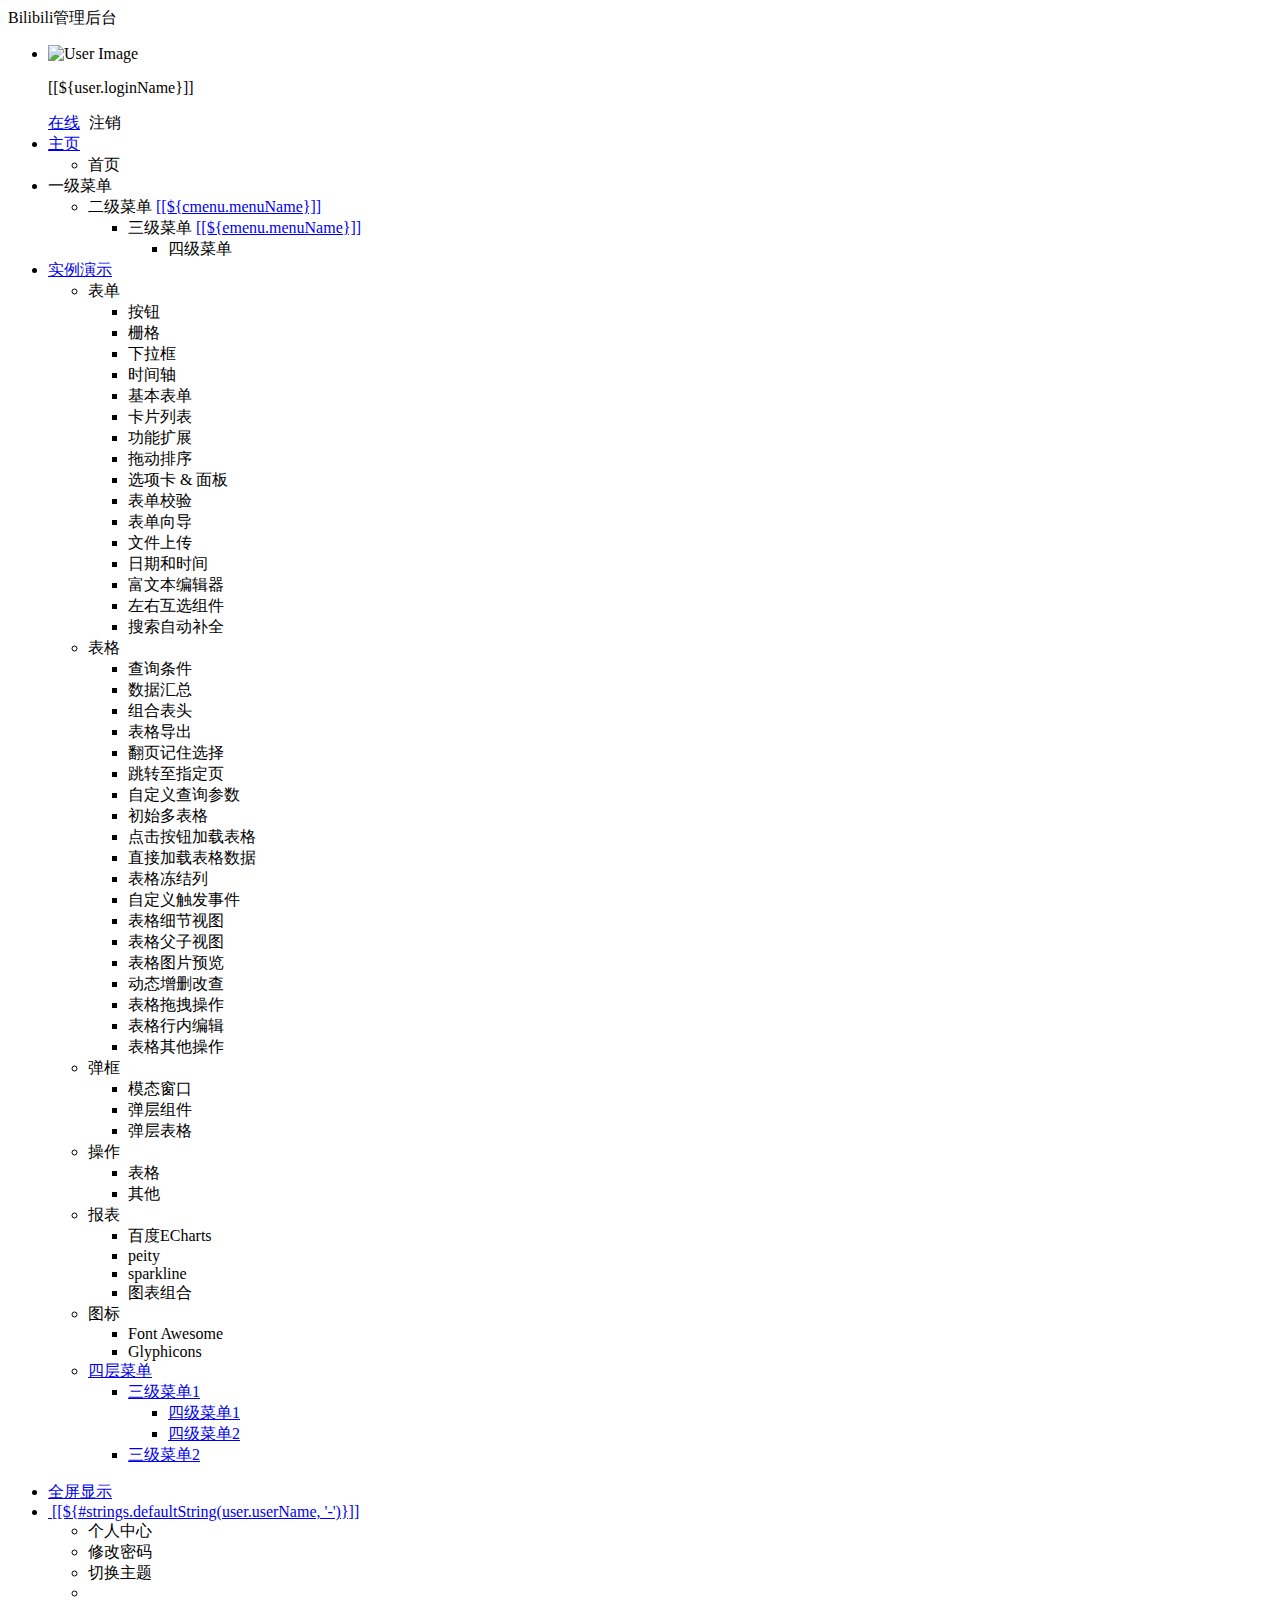
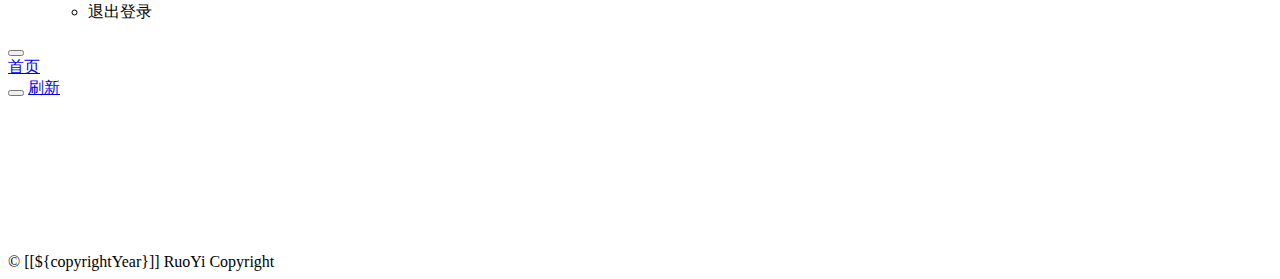
<file: ruoyi-admin/src/main/resources/templates/index.html>
<!DOCTYPE html>
<html  lang="zh" xmlns:th="http://www.thymeleaf.org">
<head>
    <meta charset="utf-8">
    <meta name="viewport" content="width=device-width, initial-scale=1.0">
    <meta name="renderer" content="webkit">
    <title>Bilibili管理系统首页</title>
    <!-- 避免IE使用兼容模式 -->
 	<meta http-equiv="X-UA-Compatible" content="IE=edge">
    <link th:href="@{favicon.ico}" rel="stylesheet"/>
    <link th:href="@{/css/bootstrap.min.css}" rel="stylesheet"/>
    <link th:href="@{/css/jquery.contextMenu.min.css}" rel="stylesheet"/>
    <link th:href="@{/css/font-awesome.min.css}" rel="stylesheet"/>
    <link th:href="@{/css/animate.css}" rel="stylesheet"/>
    <link th:href="@{/css/style.css}" rel="stylesheet"/>
    <link th:href="@{/css/skins.css}" rel="stylesheet"/>
    <link th:href="@{/ruoyi/css/ry-ui.css?v=4.2.0}" rel="stylesheet"/>
</head>
<body class="fixed-sidebar full-height-layout gray-bg" style="overflow: hidden">
<div id="wrapper">

    <!--左侧导航开始-->
    <nav class="navbar-default navbar-static-side" role="navigation">
        <div class="nav-close">
            <i class="fa fa-times-circle"></i>
        </div>
        <a th:href="@{/index}">
            <li class="logo hidden-xs">
                <span class="logo-lg">Bilibili管理后台</span>
            </li>
         </a>
        <div class="sidebar-collapse">
            <ul class="nav" id="side-menu">
            	<li>
            		<div class="user-panel">
            			<a class="menuItem" title="个人中心" th:href="@{/system/user/profile}"> 
            				<div class="hide" th:text="个人中心"></div>
					        <div class="pull-left image">
		                    	<img th:src="(${user.avatar} == '') ? @{/img/profile.jpg} : @{${user.avatar}}" class="img-circle" alt="User Image">
					        </div>
				        </a>
				        <div class="pull-left info">
				          <p>[[${user.loginName}]]</p>
				          <a href="#"><i class="fa fa-circle text-success"></i> 在线</a>
				          <a th:href="@{logout}" style="padding-left:5px;"><i class="fa fa-sign-out text-danger"></i> 注销</a>
				        </div>
				    </div>
            	</li>
                <li>
                    <a href="#"><i class="fa fa-home"></i> <span class="nav-label">主页</span> <span class="fa arrow"></span></a>
                    <ul class="nav nav-second-level">
                        <li><a class="menuItem" th:href="@{/system/main}">首页</a></li>
                    </ul>
                </li>
                <li th:each="menu : ${menus}">
                	<a th:class="@{${menu.url != '' && menu.url != '#'} ? ${menu.target}}" th:href="@{${menu.url == ''} ? |#| : ${menu.url}}">
                		<i class="fa fa-bar-chart-o" th:class="${menu.icon}"></i>
                    	<span class="nav-label" th:text="${menu.menuName}">一级菜单</span> 
                    	<span th:class="${menu.url == '' || menu.url == '#'} ? |fa arrow|"></span>
                	</a>
                    <ul class="nav nav-second-level collapse">
						<li th:each="cmenu : ${menu.children}">
							<a th:if="${#lists.isEmpty(cmenu.children)}" th:class="${cmenu.target == ''} ? |menuItem| : ${cmenu.target}" th:utext="${cmenu.menuName}" th:href="@{${cmenu.url}}">二级菜单</a>
							<a th:if="${not #lists.isEmpty(cmenu.children)}" href="#">[[${cmenu.menuName}]]<span class="fa arrow"></span></a>
							<ul th:if="${not #lists.isEmpty(cmenu.children)}" class="nav nav-third-level">
								<li th:each="emenu : ${cmenu.children}">
								    <a th:if="${#lists.isEmpty(emenu.children)}" th:class="${emenu.target == ''} ? |menuItem| : ${emenu.target}" th:text="${emenu.menuName}" th:href="@{${emenu.url}}">三级菜单</a>
								    <a th:if="${not #lists.isEmpty(emenu.children)}" href="#">[[${emenu.menuName}]]<span class="fa arrow"></span></a>
								    <ul th:if="${not #lists.isEmpty(emenu.children)}" class="nav nav-four-level">
								      	<li th:each="fmenu : ${emenu.children}"><a th:if="${#lists.isEmpty(fmenu.children)}" th:class="${fmenu.target == ''} ? |menuItem| : ${fmenu.target}" th:text="${fmenu.menuName}" th:href="@{${fmenu.url}}">四级菜单</a></li>
								    </ul>
								</li>
							</ul>
						</li>
					</ul>
                </li>
                <li th:if="${demoEnabled}">
                    <a href="#"><i class="fa fa-desktop"></i><span class="nav-label">实例演示</span><span class="fa arrow"></span></a>
                    <ul class="nav nav-second-level collapse">
                        <li> <a>表单<span class="fa arrow"></span></a>
                            <ul class="nav nav-third-level">
								<li><a class="menuItem" th:href="@{/demo/form/button}">按钮</a></li>
								<li><a class="menuItem" th:href="@{/demo/form/grid}">栅格</a></li>
								<li><a class="menuItem" th:href="@{/demo/form/select}">下拉框</a></li>
								<li><a class="menuItem" th:href="@{/demo/form/timeline}">时间轴</a></li>
								<li><a class="menuItem" th:href="@{/demo/form/basic}">基本表单</a></li>
								<li><a class="menuItem" th:href="@{/demo/form/cards}">卡片列表</a></li>
								<li><a class="menuItem" th:href="@{/demo/form/jasny}">功能扩展</a></li>
								<li><a class="menuItem" th:href="@{/demo/form/sortable}">拖动排序</a></li>
								<li><a class="menuItem" th:href="@{/demo/form/tabs_panels}">选项卡 & 面板</a></li>
								<li><a class="menuItem" th:href="@{/demo/form/validate}">表单校验</a></li>
								<li><a class="menuItem" th:href="@{/demo/form/wizard}">表单向导</a></li>
								<li><a class="menuItem" th:href="@{/demo/form/upload}">文件上传</a></li>
								<li><a class="menuItem" th:href="@{/demo/form/datetime}">日期和时间</a></li>
								<li><a class="menuItem" th:href="@{/demo/form/summernote}">富文本编辑器</a></li>
								<li><a class="menuItem" th:href="@{/demo/form/duallistbox}">左右互选组件</a></li>
								<li><a class="menuItem" th:href="@{/demo/form/autocomplete}">搜索自动补全</a></li>
							</ul>
                        </li>
                        <li> <a>表格<span class="fa arrow"></span></a>
                            <ul class="nav nav-third-level">
								<li><a class="menuItem" th:href="@{/demo/table/search}">查询条件</a></li>
								<li><a class="menuItem" th:href="@{/demo/table/footer}">数据汇总</a></li>
								<li><a class="menuItem" th:href="@{/demo/table/groupHeader}">组合表头</a></li>
								<li><a class="menuItem" th:href="@{/demo/table/export}">表格导出</a></li>
								<li><a class="menuItem" th:href="@{/demo/table/remember}">翻页记住选择</a></li>
								<li><a class="menuItem" th:href="@{/demo/table/pageGo}">跳转至指定页</a></li>
								<li><a class="menuItem" th:href="@{/demo/table/params}">自定义查询参数</a></li>
								<li><a class="menuItem" th:href="@{/demo/table/multi}">初始多表格</a></li>
								<li><a class="menuItem" th:href="@{/demo/table/button}">点击按钮加载表格</a></li>
								<li><a class="menuItem" th:href="@{/demo/table/data}">直接加载表格数据</a></li>
								<li><a class="menuItem" th:href="@{/demo/table/fixedColumns}">表格冻结列</a></li>
								<li><a class="menuItem" th:href="@{/demo/table/event}">自定义触发事件</a></li>
								<li><a class="menuItem" th:href="@{/demo/table/detail}">表格细节视图</a></li>
								<li><a class="menuItem" th:href="@{/demo/table/child}">表格父子视图</a></li>
								<li><a class="menuItem" th:href="@{/demo/table/image}">表格图片预览</a></li>
								<li><a class="menuItem" th:href="@{/demo/table/curd}">动态增删改查</a></li>
								<li><a class="menuItem" th:href="@{/demo/table/reorder}">表格拖拽操作</a></li>
								<li><a class="menuItem" th:href="@{/demo/table/editable}">表格行内编辑</a></li>
								<li><a class="menuItem" th:href="@{/demo/table/other}">表格其他操作</a></li>
							</ul>
                        </li>
                        <li> <a>弹框<span class="fa arrow"></span></a>
                            <ul class="nav nav-third-level">
								<li><a class="menuItem" th:href="@{/demo/modal/dialog}">模态窗口</a></li>
								<li><a class="menuItem" th:href="@{/demo/modal/layer}">弹层组件</a></li>
								<li><a class="menuItem" th:href="@{/demo/modal/table}">弹层表格</a></li>
							</ul>
                        </li>
                        <li> <a>操作<span class="fa arrow"></span></a>
                            <ul class="nav nav-third-level">
								<li><a class="menuItem" th:href="@{/demo/operate/table}">表格</a></li>
								<li><a class="menuItem" th:href="@{/demo/operate/other}">其他</a></li>
							</ul>
                        </li>
                        <li> <a>报表<span class="fa arrow"></span></a>
                            <ul class="nav nav-third-level">
								<li><a class="menuItem" th:href="@{/demo/report/echarts}">百度ECharts</a></li>
								<li><a class="menuItem" th:href="@{/demo/report/peity}">peity</a></li>
								<li><a class="menuItem" th:href="@{/demo/report/sparkline}">sparkline</a></li>
								<li><a class="menuItem" th:href="@{/demo/report/metrics}">图表组合</a></li>
							</ul>
                        </li>
                        <li> <a>图标<span class="fa arrow"></span></a>
                            <ul class="nav nav-third-level">
								<li><a class="menuItem" th:href="@{/demo/icon/fontawesome}">Font Awesome</a></li>
								<li><a class="menuItem" th:href="@{/demo/icon/glyphicons}">Glyphicons</a></li>
							</ul>
                        </li>
                        <li>
	                        <a href="#"><i class="fa fa-sitemap"></i>四层菜单<span class="fa arrow"></span></a>
	                        <ul class="nav nav-third-level collapse">
	                            <li>
	                                <a href="#" id="damian">三级菜单1<span class="fa arrow"></span></a>
	                                <ul class="nav nav-third-level">
	                                    <li>
	                                        <a href="#">四级菜单1</a>
	                                    </li>
	                                    <li>
	                                        <a href="#">四级菜单2</a>
	                                    </li>
	                                </ul>
	                            </li>
	                            <li><a href="#">三级菜单2</a></li>
	                        </ul>
	                    </li>
                    </ul>
                </li>
            </ul>
        </div>
    </nav>
    <!--左侧导航结束-->
    
    <!--右侧部分开始-->
    <div id="page-wrapper" class="gray-bg dashbard-1">
        <div class="row border-bottom">
            <nav class="navbar navbar-static-top" role="navigation" style="margin-bottom: 0">
                <div class="navbar-header">
                    <a class="navbar-minimalize minimalize-styl-2" style="color:#FFF;" href="#" title="收起菜单">
                    	<i class="fa fa-bars"></i>
                    </a>
                </div>
                <ul class="nav navbar-top-links navbar-right welcome-message">
<!--                    <li><a title="视频教程" href="http://doc.ruoyi.vip/ruoyi/document/spjc.html" target="_blank"><i class="fa fa-video-camera"></i> 视频教程</a></li>-->
<!--                    <li><a title="开发文档" href="http://doc.ruoyi.vip" target="_blank"><i class="fa fa-question-circle"></i> 开发文档</a></li>-->
	                <li><a title="全屏显示" href="javascript:void(0)" id="fullScreen"><i class="fa fa-arrows-alt"></i> 全屏显示</a></li>
                    <li class="dropdown user-menu">
						<a href="javascript:void(0)" class="dropdown-toggle" data-hover="dropdown">
							<img th:src="(${user.avatar} == '') ? @{/img/profile.jpg} : @{${user.avatar}}" class="user-image">
							<span class="hidden-xs">[[${#strings.defaultString(user.userName, '-')}]]</span>
						</a>
						<ul class="dropdown-menu">
							<li class="mt5">
								<a th:href="@{/system/user/profile}" class="menuItem">
								<i class="fa fa-user"></i> 个人中心</a>
							</li>
							<li>
								<a onclick="resetPwd()">
								<i class="fa fa-key"></i> 修改密码</a>
							</li>
							<li>
								<a onclick="switchSkin()">
								<i class="fa fa-dashboard"></i> 切换主题</a>
							</li>
							<li class="divider"></li>
							<li>
								<a th:href="@{logout}">
								<i class="fa fa-sign-out"></i> 退出登录</a>
							</li>
						</ul>
					</li>
                </ul>
            </nav>
        </div>
        <div class="row content-tabs">
            <button class="roll-nav roll-left tabLeft">
                <i class="fa fa-backward"></i>
            </button>
            <nav class="page-tabs menuTabs">
                <div class="page-tabs-content">
                    <a href="javascript:;" class="active menuTab" data-id="/system/main">首页</a>
                </div>
            </nav>
            <button class="roll-nav roll-right tabRight">
                <i class="fa fa-forward"></i>
            </button>
            <a href="javascript:void(0);" class="roll-nav roll-right tabReload"><i class="fa fa-refresh"></i> 刷新</a>
        </div>
        
        <a id="ax_close_max" class="ax_close_max" href="#" title="关闭全屏"> <i class="fa fa-times-circle-o"></i> </a>
                    
        <div class="row mainContent" id="content-main">
            <iframe class="RuoYi_iframe" name="iframe0" width="100%" height="100%" data-id="/system/main"
                    th:src="@{/system/main}" frameborder="0" seamless></iframe>
        </div>
        <div class="footer">
            <div class="pull-right">© [[${copyrightYear}]] RuoYi Copyright </div>
        </div>
    </div>
    <!--右侧部分结束-->
</div>
<!-- 全局js -->
<script th:src="@{/js/jquery.min.js}"></script>
<script th:src="@{/js/bootstrap.min.js}"></script>
<script th:src="@{/js/plugins/metisMenu/jquery.metisMenu.js}"></script>
<script th:src="@{/js/plugins/slimscroll/jquery.slimscroll.min.js}"></script>
<script th:src="@{/js/jquery.contextMenu.min.js}"></script>
<script th:src="@{/ajax/libs/blockUI/jquery.blockUI.js}"></script>
<script th:src="@{/ajax/libs/layer/layer.min.js}"></script>
<script th:src="@{/ruoyi/js/ry-ui.js?v=4.2.0}"></script>
<script th:src="@{/ruoyi/js/common.js?v=4.2.0}"></script>
<script th:src="@{/ruoyi/index.js}"></script>
<script th:src="@{/ajax/libs/fullscreen/jquery.fullscreen.js}"></script>
<script th:inline="javascript">
var ctx = [[@{/}]];
// 皮肤缓存
var skin = storage.get("skin");
// history（表示去掉地址的#）否则地址以"#"形式展示
var mode = "history";
// 历史访问路径缓存
var historyPath = storage.get("historyPath");

// 本地主题优先，未设置取系统配置
if($.common.isNotEmpty(skin)){
	$("body").addClass(skin.split('|')[0]);
	$("body").addClass(skin.split('|')[1]);
} else {
	$("body").addClass([[${sideTheme}]]);
	$("body").addClass([[${skinName}]]);
}

/* 用户管理-重置密码 */
function resetPwd() {
    var url = ctx + 'system/user/profile/resetPwd';
    $.modal.open("重置密码", url, '770', '380');
}
/* 切换主题 */
function switchSkin() {
    layer.open({
		type : 2,
		shadeClose : true,
		title : "切换主题",
		area : ["530px", "386px"],
		content : [ctx + "system/switchSkin", 'no']
	})
}

/** 刷新时访问路径页签 */
function applyPath(url) {
	$('a[href$="' + decodeURI(url) + '"]').click();
    $('a[href$="' + url + '"]').parent("li").addClass("selected").parents("li :not(.user-panel)").addClass("active").end().parents("ul").addClass("in");
}

$(function() {
	if($.common.equals("history", mode) && window.performance.navigation.type == 1) {
		var url = storage.get('publicPath');
	    if ($.common.isNotEmpty(url)) {
	    	applyPath(url);
	    }
	} else {
		var hash = location.hash;
	    if ($.common.isNotEmpty(hash)) {
	        var url = hash.substring(1, hash.length);
	        applyPath(url);
	    }
	}
});
</script>
</body>
</html>
</file>
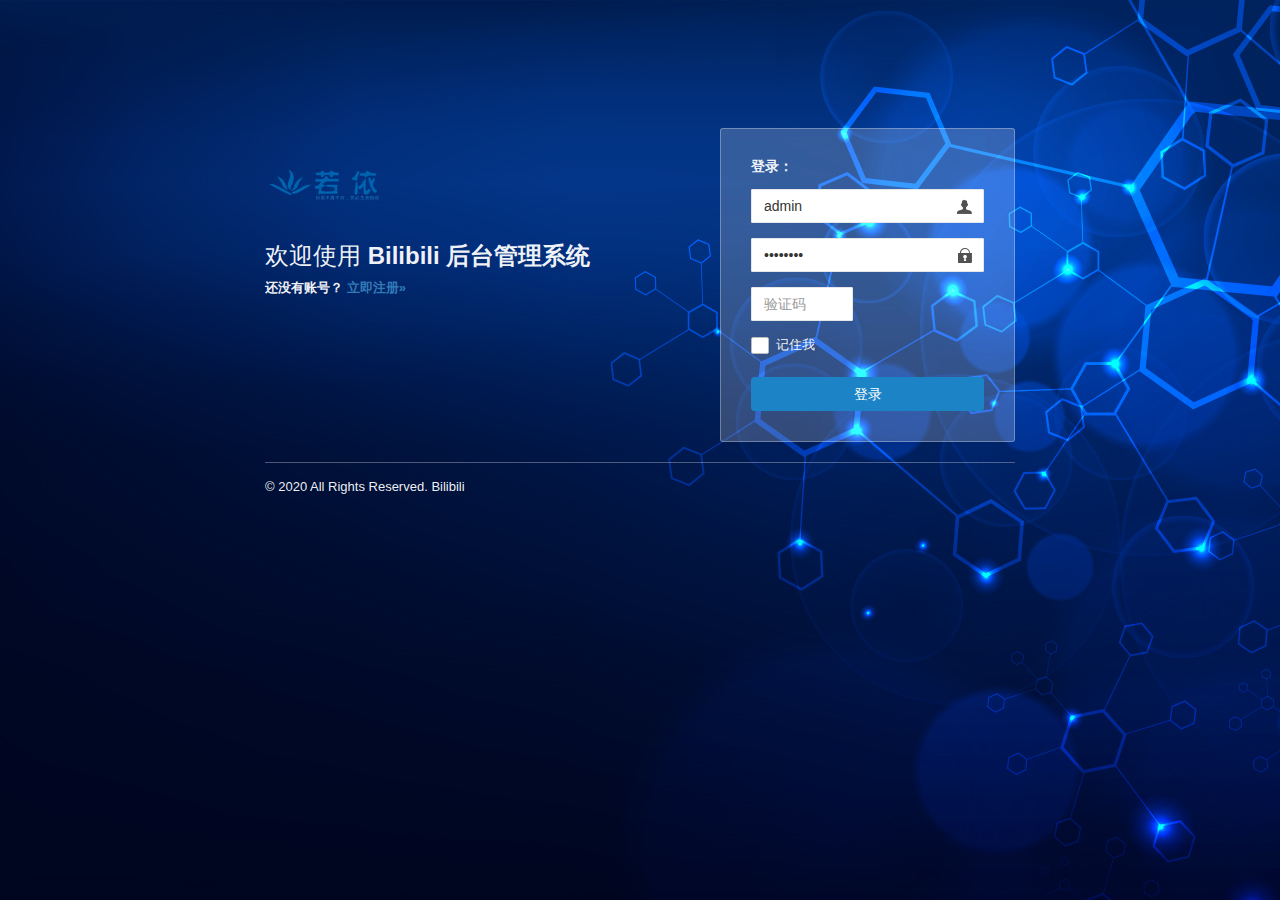
<file: ruoyi-admin/src/main/resources/templates/login.html>
<!DOCTYPE html>
<html  lang="zh" xmlns:th="http://www.thymeleaf.org">
<head>
    <meta charset="utf-8">
    <meta name="viewport" content="width=device-width, initial-scale=1.0, maximum-scale=1.0">
    <title>登录Bilibili后台管理系统</title>
    <meta name="description" content="Bilibili后台管理">
    <link href="../static/css/bootstrap.min.css" th:href="@{/css/bootstrap.min.css}" rel="stylesheet"/>
    <link href="../static/css/font-awesome.min.css" th:href="@{/css/font-awesome.min.css}" rel="stylesheet"/>
    <link href="../static/css/style.css" th:href="@{/css/style.css}" rel="stylesheet"/>
    <link href="../static/css/login.min.css" th:href="@{/css/login.min.css}" rel="stylesheet"/>
    <link href="../static/ruoyi/css/ry-ui.css" th:href="@{/ruoyi/css/ry-ui.css?v=4.2.0}" rel="stylesheet"/>
    <!-- 360浏览器急速模式 -->
    <meta name="renderer" content="webkit">
    <!-- 避免IE使用兼容模式 -->
    <meta http-equiv="X-UA-Compatible" content="IE=edge">
    <link rel="shortcut icon" href="../static/favicon.ico" th:href="@{favicon.ico}"/>
    <style type="text/css">label.error { position:inherit;  }</style>
    <script>
        if(window.top!==window.self){alert('未登录或登录超时。请重新登录');window.top.location=window.location};
    </script>
</head>
<body class="signin">
    <div class="signinpanel">
        <div class="row">
            <div class="col-sm-7">
                <div class="signin-info">
                    <div class="logopanel m-b">
                        <h1><img alt="[ Bilibili ]" src="../static/bilibili.png" th:src="@{/bilibili.png}"></h1>
                    </div>
                    <div class="m-b"></div>
                    <h2>欢迎使用 <strong>Bilibili 后台管理系统</strong></h2>
                    <strong th:if="${@config.getKey('sys.account.registerUser')}">还没有账号？ <a th:href="@{/register}">立即注册&raquo;</a></strong>
                </div>
            </div>
            <div class="col-sm-5">
                <form id="signupForm" autocomplete="off">
                    <h4 class="no-margins">登录：</h4>
                    <input type="text"     name="username" class="form-control uname"     placeholder="用户名" value="admin"    />
                    <input type="password" name="password" class="form-control pword"     placeholder="密码"   value="admin123" />
					<div class="row m-t" th:if="${captchaEnabled==true}">
						<div class="col-xs-6">
						    <input type="text" name="validateCode" class="form-control code" placeholder="验证码" maxlength="5" />
						</div>
						<div class="col-xs-6">
							<a href="javascript:void(0);" title="点击更换验证码">
								<img th:src="@{captcha/captchaImage(type=${captchaType})}" class="imgcode" width="85%"/>
							</a>
						</div>
					</div>
                    <div class="checkbox-custom" th:classappend="${captchaEnabled==false} ? 'm-t'">
				        <input type="checkbox" id="rememberme" name="rememberme"> <label for="rememberme">记住我</label>
				    </div>
                    <button class="btn btn-success btn-block" id="btnSubmit" data-loading="正在验证登录，请稍后...">登录</button>
                </form>
            </div>
        </div>
        <div class="signup-footer">
            <div class="pull-left">
                &copy; 2020 All Rights Reserved. Bilibili <br>
            </div>
        </div>
    </div>
<script th:inline="javascript"> var ctx = [[@{/}]]; var captchaType = [[${captchaType}]]; </script>
<!-- 全局js -->
<script src="../static/js/jquery.min.js" th:src="@{/js/jquery.min.js}"></script>
<script src="../static/js/bootstrap.min.js" th:src="@{/js/bootstrap.min.js}"></script>
<!-- 验证插件 -->
<script src="../static/ajax/libs/validate/jquery.validate.min.js" th:src="@{/ajax/libs/validate/jquery.validate.min.js}"></script>
<script src="../static/ajax/libs/validate/messages_zh.min.js" th:src="@{/ajax/libs/validate/messages_zh.min.js}"></script>
<script src="../static/ajax/libs/layer/layer.min.js" th:src="@{/ajax/libs/layer/layer.min.js}"></script>
<script src="../static/ajax/libs/blockUI/jquery.blockUI.js" th:src="@{/ajax/libs/blockUI/jquery.blockUI.js}"></script>
<script src="../static/ruoyi/js/ry-ui.js" th:src="@{/ruoyi/js/ry-ui.js?v=4.2.0}"></script>
<script src="../static/ruoyi/login.js" th:src="@{/ruoyi/login.js}"></script>
</body>
</html>
</file>
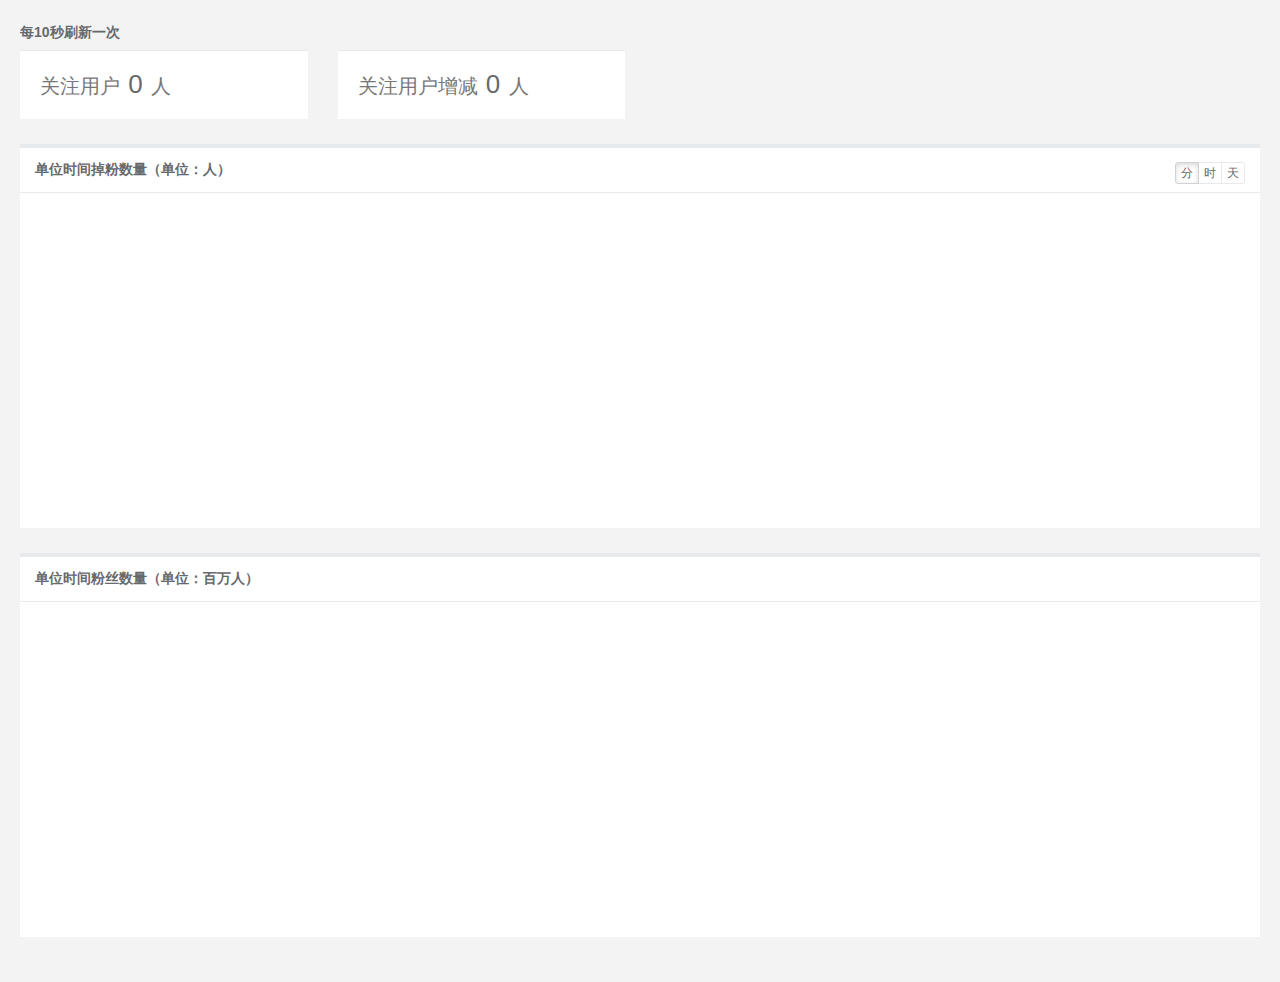
<file: ruoyi-admin/src/main/resources/templates/main.html>
<!DOCTYPE html>
<html lang="zh" xmlns:th="http://www.thymeleaf.org " xmlns:shiro="http://www.pollix.at/thymeleaf/shiro">
<head>
	<meta charset="utf-8">
	<meta name="viewport" content="width=device-width, initial-scale=1.0">
	<title>统计</title>
	<link rel="shortcut icon" href="bilibili.ico">
	<link href="../static/css/bootstrap.min.css" th:href="@{/css/bootstrap.min.css}" rel="stylesheet"/>
	<link href="../static/css/font-awesome.min.css" th:href="@{/css/font-awesome.min.css}" rel="stylesheet"/>
	<link href="../static/css/main/animate.min.css"top th:href="@{/css/main/animate.min.css}" rel="stylesheet"/>
	<link href="../static/css/main/style.min862f.css" th:href="@{/css/main/style.min862f.css}" rel="stylesheet"/>
</head>
<body class="gray-bg">
<div class="wrapper wrapper-content">
	<div class="row top">
		<h4 style ="padding-left: 15px;">每10秒刷新一次</h4>

		<div class="col-sm-3">
			<div class="ibox float-e-margins">
				<div class="ibox-content count_user">
					<h1 class="no-margins" >
						<small>关注用户</small>
						<span id="follower" style="font-size: 26px;">0</span>
						<small>人</small>
					</h1>
				</div>
			</div>
		</div>
		<div class="col-sm-3">
			<div class="ibox float-e-margins">
				<div class="ibox-content onlin_device">
					<h1 class="no-margins" >
						<small>关注用户增减</small>
						<span id="followerStatus" style="font-size: 26px;">0</span>
						<small>人</small>
					</h1>
				</div>
			</div>
		</div>
	</div>

	<div class="row">
		<div class="col-sm-12">
			<div class="ibox float-e-margins">
				<div class="ibox-title">
					<h5>单位时间掉粉数量（单位：人）</h5>
					<div class="pull-right">
						<div class="btn-group sendInfo">
							<button type="button" onclick="relationStatusChartData('m')" class="btn btn-xs btn-white active">分</button>
							<button type="button" onclick="relationStatusChartData('h')" class="btn btn-xs btn-white">时</button>
							<button type="button" onclick="relationStatusChartData('d')" class="btn btn-xs btn-white">天</button>
						</div>
					</div>
				</div>
				<div class="ibox-content">
					<div class="row">
						<div >
							<div style="display: block;height: 300px;">
								<div class="flot-chart-content"  id="relationStatusChart"></div>
							</div>
						</div>
					</div>
				</div>
			</div>
		</div>
	</div>

	<div class="row">
		<div class="col-sm-12">
			<div class="ibox float-e-margins">
				<div class="ibox-title">
					<h5>单位时间粉丝数量（单位：百万人）</h5>
				</div>
				<div class="ibox-content">
					<div class="row">
						<div >
							<div style="display: block;height: 300px;">
								<div class="flot-chart-content"  id="relationChart"></div>
							</div>
						</div>
					</div>
				</div>
			</div>
		</div>
	</div>

</div>
<script th:src="@{/js/jquery.min.js}"></script>
<script th:src="@{/js/bootstrap.min.js}"></script>
<script th:src="@{/ajax/libs/flot/jquery.flot.js}"></script>
<th:block th:include="include :: echarts-js" />
<th:block th:include="include :: sparkline-js" />
<script th:inline="javascript">
	var ctx = "/";
	var relationStatusChart;
	var relationChart;
	$(document).ready(function () {
		var relationStatusDom = document.getElementById("relationStatusChart");
		relationStatusChart = echarts.init(relationStatusDom);
		var relationDom = document.getElementById("relationChart");
		relationChart = echarts.init(relationDom);
        countFollower();
		relationChartData()
		relationStatusChartData()
		window.setInterval("countFollower()", 10000);
	});

	function countFollower () {
		var url = ctx + "report/index/realtimeData";
		var config = {
			url: url,
			type: "post",
			dataType: "json",
			data: "",
			success: function(result) {
				var data = result.data;
				$("#follower").html(data.follower);
				$("#followerStatus").html(data.followerStatus);
			}
		};
		$.ajax(config)
	}

	function relationStatusChartData(type) {

		var url = ctx + "report/index/relationStatusChart";

		$.ajax({
			type: "POST",
			url: url,
			data: {'type': type},
			dataType: 'json',
			success: function (result) {
				var categoryData = [];
				var valueData = [];
				var data = result.data;
				for (var key in data) {
					categoryData.push(key)
					valueData.push(data[key])
				}

				var option = {
					tooltip: {
						trigger: 'axis',
						position: function (pt) {
							return [pt[0], '10%'];
						}
					},
					toolbox: {
						feature: {
							dataZoom: {
								yAxisIndex: 'none'
							},
							restore: {},
							saveAsImage: {}
						}
					},
					xAxis: {
						type: 'category',
						boundaryGap: false,
						data: categoryData
					},
					yAxis: {
						type: 'value',
						boundaryGap: [0, '100%']
					},
					series: [
						{
							name: '掉粉数据',
							type: 'line',
							symbol: 'none',
							sampling: 'lttb',
							itemStyle: {
								color: 'rgb(255, 70, 131)'
							},
							areaStyle: {
								color: new echarts.graphic.LinearGradient(0, 0, 0, 1, [{
									offset: 0,
									color: 'rgb(255, 158, 68)'
								}, {
									offset: 1,
									color: 'rgb(255, 70, 131)'
								}])
							},
							data: valueData
						}
					]
				};

				if (option && typeof option === "object") {
					relationStatusChart.setOption(option, true);
				}
			}
		});
	}

	function relationChartData(type) {
		var url = ctx + "report/index/relationChart";

		$.ajax({
			type: "POST",
			url: url,
			success: function (result) {
				var categoryData = [];
				var valueData = [];
				var data = result.data;
				for (var key in data) {
					categoryData.push(key)
					valueData.push(data[key])
				}

				var option = {
					tooltip: {
						trigger: 'axis',
						position: function (pt) {
							return [pt[0], '10%'];
						}
					},
					toolbox: {
						feature: {
							dataZoom: {
								yAxisIndex: 'none'
							},
							restore: {},
							saveAsImage: {}
						}
					},
					xAxis: {
						type: 'category',
						boundaryGap: false,
						data: categoryData
					},
					yAxis: {
						type: 'value',
						boundaryGap: [0, '100%']
					},
					series: [
						{
							name: '粉丝数据',
							type: 'line',
							symbol: 'none',
							sampling: 'lttb',
							itemStyle: {
								color: 'rgb(255, 70, 131)'
							},
							areaStyle: {
								color: new echarts.graphic.LinearGradient(0, 0, 0, 1, [{
									offset: 0,
									color: 'rgb(255, 158, 68)'
								}, {
									offset: 1,
									color: 'rgb(255, 70, 131)'
								}])
							},
							data: valueData
						}
					]
				};

				if (option && typeof option === "object") {
					relationChart.setOption(option, true);
				}
			}
		});
	}
</script>
</body>
</html>
</file>
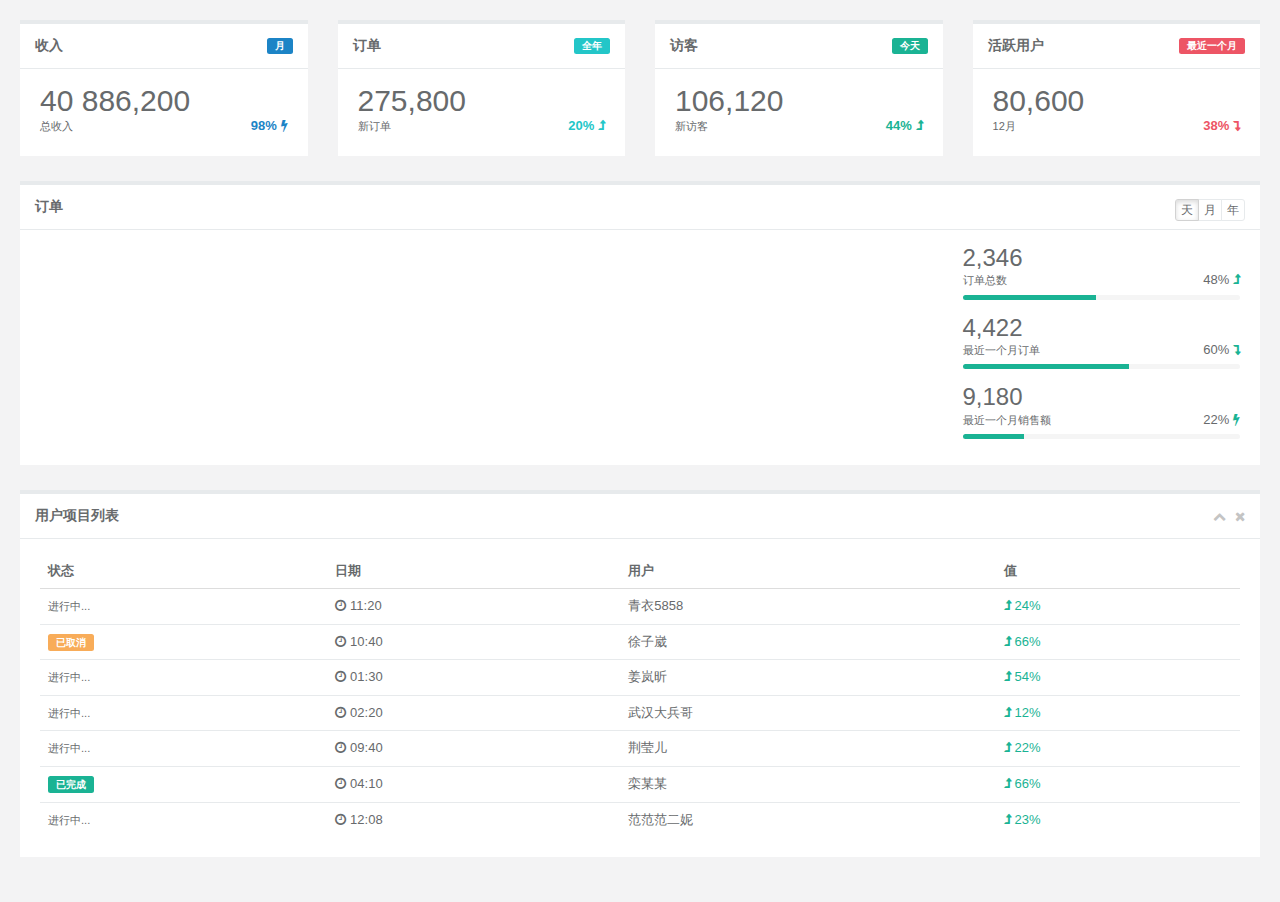
<file: ruoyi-admin/src/main/resources/templates/main_v1.html>
<!DOCTYPE html>
<html lang="zh" xmlns:th="http://www.thymeleaf.org">
<head>
    <meta charset="utf-8">
    <meta name="viewport" content="width=device-width, initial-scale=1.0">
    <title>统计</title>
    <link rel="shortcut icon" href="favicon.ico">
    <link href="../static/css/bootstrap.min.css" th:href="@{/css/bootstrap.min.css}" rel="stylesheet"/>
    <link href="../static/css/font-awesome.min.css" th:href="@{/css/font-awesome.min.css}" rel="stylesheet"/>
    <link href="../static/css/main/animate.min.css" th:href="@{/css/main/animate.min.css}" rel="stylesheet"/>
    <link href="../static/css/main/style.min862f.css" th:href="@{/css/main/style.min862f.css}" rel="stylesheet"/>
</head>

<body class="gray-bg">
    <div class="wrapper wrapper-content">

        <div class="row">
            <div class="col-sm-3">
                <div class="ibox float-e-margins">
                    <div class="ibox-title">
                        <span class="label label-success pull-right">月</span>
                        <h5>收入</h5>
                    </div>
                    <div class="ibox-content">
                        <h1 class="no-margins">40 886,200</h1>
                        <div class="stat-percent font-bold text-success">98% <i class="fa fa-bolt"></i>
                        </div>
                        <small>总收入</small>
                    </div>
                </div>
            </div>
            <div class="col-sm-3">
                <div class="ibox float-e-margins">
                    <div class="ibox-title">
                        <span class="label label-info pull-right">全年</span>
                        <h5>订单</h5>
                    </div>
                    <div class="ibox-content">
                        <h1 class="no-margins">275,800</h1>
                        <div class="stat-percent font-bold text-info">20% <i class="fa fa-level-up"></i>
                        </div>
                        <small>新订单</small>
                    </div>
                </div>
            </div>
            <div class="col-sm-3">
                <div class="ibox float-e-margins">
                    <div class="ibox-title">
                        <span class="label label-primary pull-right">今天</span>
                        <h5>访客</h5>
                    </div>
                    <div class="ibox-content">
                        <h1 class="no-margins">106,120</h1>
                        <div class="stat-percent font-bold text-navy">44% <i class="fa fa-level-up"></i>
                        </div>
                        <small>新访客</small>
                    </div>
                </div>
            </div>
            <div class="col-sm-3">
                <div class="ibox float-e-margins">
                    <div class="ibox-title">
                        <span class="label label-danger pull-right">最近一个月</span>
                        <h5>活跃用户</h5>
                    </div>
                    <div class="ibox-content">
                        <h1 class="no-margins">80,600</h1>
                        <div class="stat-percent font-bold text-danger">38% <i class="fa fa-level-down"></i>
                        </div>
                        <small>12月</small>
                    </div>
                </div>
            </div>
        </div>
        
        <div class="row">
            <div class="col-sm-12">
                <div class="ibox float-e-margins">
                    <div class="ibox-title">
                        <h5>订单</h5>
                        <div class="pull-right">
                            <div class="btn-group">
                                <button type="button" class="btn btn-xs btn-white active">天</button>
                                <button type="button" class="btn btn-xs btn-white">月</button>
                                <button type="button" class="btn btn-xs btn-white">年</button>
                            </div>
                        </div>
                    </div>
                    <div class="ibox-content">
                        <div class="row">
                            <div class="col-sm-9">
                                <div class="flot-chart">
                                    <div class="flot-chart-content" id="flot-dashboard-chart"></div>
                                </div>
                            </div>
                            <div class="col-sm-3">
                                <ul class="stat-list">
                                    <li>
                                        <h2 class="no-margins">2,346</h2>
                                        <small>订单总数</small>
                                        <div class="stat-percent">48% <i class="fa fa-level-up text-navy"></i>
                                        </div>
                                        <div class="progress progress-mini">
                                            <div style="width: 48%;" class="progress-bar"></div>
                                        </div>
                                    </li>
                                    <li>
                                        <h2 class="no-margins ">4,422</h2>
                                        <small>最近一个月订单</small>
                                        <div class="stat-percent">60% <i class="fa fa-level-down text-navy"></i>
                                        </div>
                                        <div class="progress progress-mini">
                                            <div style="width: 60%;" class="progress-bar"></div>
                                        </div>
                                    </li>
                                    <li>
                                        <h2 class="no-margins ">9,180</h2>
                                        <small>最近一个月销售额</small>
                                        <div class="stat-percent">22% <i class="fa fa-bolt text-navy"></i>
                                        </div>
                                        <div class="progress progress-mini">
                                            <div style="width: 22%;" class="progress-bar"></div>
                                        </div>
                                    </li>
                                 </ul>
                            </div>
                        </div>
                    </div>
                </div>
            </div>
        </div>
        
        <div class="row">
            <div class="col-sm-12">
                <div class="ibox float-e-margins">
                    <div class="ibox-title">
                        <h5>用户项目列表</h5>
                        <div class="ibox-tools">
                            <a class="collapse-link">
                                <i class="fa fa-chevron-up"></i>
                            </a>
                            <a class="close-link">
                                <i class="fa fa-times"></i>
                            </a>
                        </div>
                    </div>
                    <div class="ibox-content">
                        <table class="table table-hover no-margins">
                            <thead>
                                <tr>
                                    <th>状态</th>
                                    <th>日期</th>
                                    <th>用户</th>
                                    <th>值</th>
                                </tr>
                            </thead>
                            <tbody>
                                <tr>
                                    <td><small>进行中...</small>
                                    </td>
                                    <td><i class="fa fa-clock-o"></i> 11:20</td>
                                    <td>青衣5858</td>
                                    <td class="text-navy"> <i class="fa fa-level-up"></i> 24%</td>
                                </tr>
                                <tr>
                                    <td><span class="label label-warning">已取消</span>
                                    </td>
                                    <td><i class="fa fa-clock-o"></i> 10:40</td>
                                    <td>徐子崴</td>
                                    <td class="text-navy"> <i class="fa fa-level-up"></i> 66%</td>
                                </tr>
                                <tr>
                                    <td><small>进行中...</small>
                                    </td>
                                    <td><i class="fa fa-clock-o"></i> 01:30</td>
                                    <td>姜岚昕</td>
                                    <td class="text-navy"> <i class="fa fa-level-up"></i> 54%</td>
                                </tr>
                                <tr>
                                    <td><small>进行中...</small>
                                    </td>
                                    <td><i class="fa fa-clock-o"></i> 02:20</td>
                                    <td>武汉大兵哥</td>
                                    <td class="text-navy"> <i class="fa fa-level-up"></i> 12%</td>
                                </tr>
                                <tr>
                                    <td><small>进行中...</small>
                                    </td>
                                    <td><i class="fa fa-clock-o"></i> 09:40</td>
                                    <td>荆莹儿</td>
                                    <td class="text-navy"> <i class="fa fa-level-up"></i> 22%</td>
                                </tr>
                                <tr>
                                    <td><span class="label label-primary">已完成</span>
                                    </td>
                                    <td><i class="fa fa-clock-o"></i> 04:10</td>
                                    <td>栾某某</td>
                                    <td class="text-navy"> <i class="fa fa-level-up"></i> 66%</td>
                                </tr>
                                <tr>
                                    <td><small>进行中...</small>
                                    </td>
                                    <td><i class="fa fa-clock-o"></i> 12:08</td>
                                    <td>范范范二妮</td>
                                    <td class="text-navy"> <i class="fa fa-level-up"></i> 23%</td>
                                </tr>
                            </tbody>
                        </table>
                    </div>
                </div>
            </div>
         </div>
      </div>
    </div>
    <script th:src="@{/js/jquery.min.js}"></script>
    <script th:src="@{/js/bootstrap.min.js}"></script>
    <script th:src="@{/ajax/libs/flot/jquery.flot.js}"></script>
    
    <th:block th:include="include :: sparkline-js" />
    <script type="text/javascript">
	    $(document).ready(function () {
	        var data2 = [
	            [gd(2012, 1, 1), 7], [gd(2012, 1, 2), 6], [gd(2012, 1, 3), 4], [gd(2012, 1, 4), 8],
	            [gd(2012, 1, 5), 9], [gd(2012, 1, 6), 7], [gd(2012, 1, 7), 5], [gd(2012, 1, 8), 4],
	            [gd(2012, 1, 9), 7], [gd(2012, 1, 10), 8], [gd(2012, 1, 11), 9], [gd(2012, 1, 12), 6],
	            [gd(2012, 1, 13), 4], [gd(2012, 1, 14), 5], [gd(2012, 1, 15), 11], [gd(2012, 1, 16), 8],
	            [gd(2012, 1, 17), 8], [gd(2012, 1, 18), 11], [gd(2012, 1, 19), 11], [gd(2012, 1, 20), 6],
	            [gd(2012, 1, 21), 6], [gd(2012, 1, 22), 8], [gd(2012, 1, 23), 11], [gd(2012, 1, 24), 13],
	            [gd(2012, 1, 25), 7], [gd(2012, 1, 26), 9], [gd(2012, 1, 27), 9], [gd(2012, 1, 28), 8],
	            [gd(2012, 1, 29), 5], [gd(2012, 1, 30), 8], [gd(2012, 1, 31), 25]
	        ];
	
	        var data3 = [
	            [gd(2012, 1, 1), 800], [gd(2012, 1, 2), 500], [gd(2012, 1, 3), 600], [gd(2012, 1, 4), 700],
	            [gd(2012, 1, 5), 500], [gd(2012, 1, 6), 456], [gd(2012, 1, 7), 800], [gd(2012, 1, 8), 589],
	            [gd(2012, 1, 9), 467], [gd(2012, 1, 10), 876], [gd(2012, 1, 11), 689], [gd(2012, 1, 12), 700],
	            [gd(2012, 1, 13), 500], [gd(2012, 1, 14), 600], [gd(2012, 1, 15), 700], [gd(2012, 1, 16), 786],
	            [gd(2012, 1, 17), 345], [gd(2012, 1, 18), 888], [gd(2012, 1, 19), 888], [gd(2012, 1, 20), 888],
	            [gd(2012, 1, 21), 987], [gd(2012, 1, 22), 444], [gd(2012, 1, 23), 999], [gd(2012, 1, 24), 567],
	            [gd(2012, 1, 25), 786], [gd(2012, 1, 26), 666], [gd(2012, 1, 27), 888], [gd(2012, 1, 28), 900],
	            [gd(2012, 1, 29), 178], [gd(2012, 1, 30), 555], [gd(2012, 1, 31), 993]
	        ];
	
	
	        var dataset = [
	            {
	                label: "订单数",
	                data: data3,
	                color: "#1ab394",
	                bars: {
	                    show: true,
	                    align: "center",
	                    barWidth: 24 * 60 * 60 * 600,
	                    lineWidth: 0
	                }
	
	            }, {
	                label: "付款数",
	                data: data2,
	                yaxis: 2,
	                color: "#464f88",
	                lines: {
	                    lineWidth: 1,
	                    show: true,
	                    fill: true,
	                    fillColor: {
	                        colors: [{
	                            opacity: 0.2
	                        }, {
	                            opacity: 0.2
	                        }]
	                    }
	                },
	                splines: {
	                    show: false,
	                    tension: 0.6,
	                    lineWidth: 1,
	                    fill: 0.1
	                },
	            }
	        ];
	
	
	        var options = {
	            xaxis: {
	                mode: "time",
	                tickSize: [3, "day"],
	                tickLength: 0,
	                axisLabel: "Date",
	                axisLabelUseCanvas: true,
	                axisLabelFontSizePixels: 12,
	                axisLabelFontFamily: 'Arial',
	                axisLabelPadding: 10,
	                color: "#838383"
	            },
	            yaxes: [{
	                    position: "left",
	                    max: 1070,
	                    color: "#838383",
	                    axisLabelUseCanvas: true,
	                    axisLabelFontSizePixels: 12,
	                    axisLabelFontFamily: 'Arial',
	                    axisLabelPadding: 3
	            }, {
	                    position: "right",
	                    clolor: "#838383",
	                    axisLabelUseCanvas: true,
	                    axisLabelFontSizePixels: 12,
	                    axisLabelFontFamily: ' Arial',
	                    axisLabelPadding: 67
	            }
	            ],
	            legend: {
	                noColumns: 1,
	                labelBoxBorderColor: "#000000",
	                position: "nw"
	            },
	            grid: {
	                hoverable: false,
	                borderWidth: 0,
	                color: '#838383'
	            }
	        };
	
	        function gd(year, month, day) {
	            return new Date(year, month - 1, day).getTime();
	        }
	
	        var previousPoint = null,
	            previousLabel = null;
	
	        $.plot($("#flot-dashboard-chart"), dataset, options);
	    });
    </script>
</body>
</html>
</file>
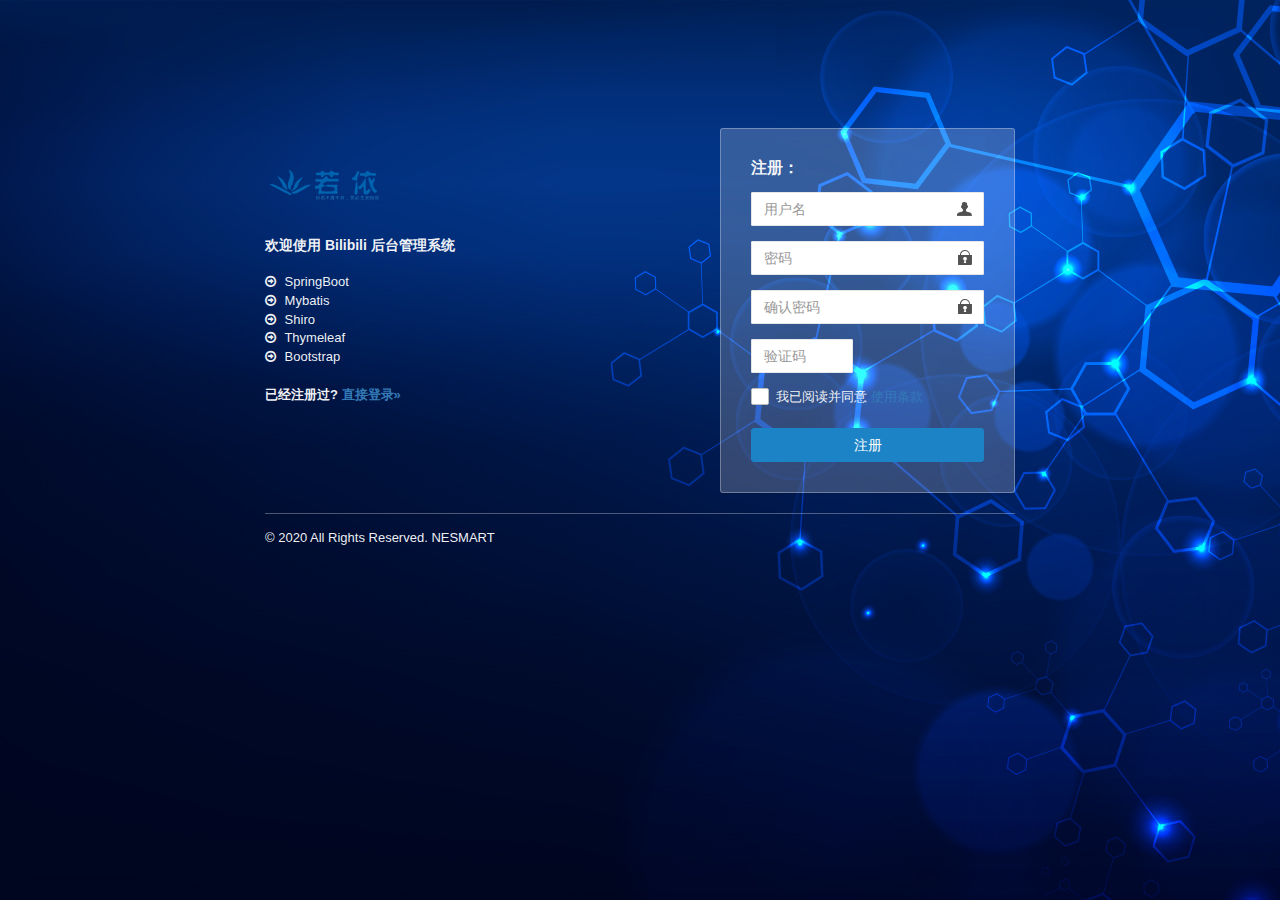
<file: ruoyi-admin/src/main/resources/templates/register.html>
<!DOCTYPE html>
<html  lang="zh" xmlns:th="http://www.thymeleaf.org">
<head>
    <meta charset="utf-8">
    <meta name="viewport" content="width=device-width, initial-scale=1.0, maximum-scale=1.0">
    <title>登录Bilibili后台管理系统</title>
    <meta name="description" content="若依后台管理框架">
    <link href="../static/css/bootstrap.min.css" th:href="@{/css/bootstrap.min.css}" rel="stylesheet"/>
    <link href="../static/css/font-awesome.min.css" th:href="@{/css/font-awesome.min.css}" rel="stylesheet"/>
    <link href="../static/css/style.css" th:href="@{/css/style.css}" rel="stylesheet"/>
    <link href="../static/css/login.min.css" th:href="@{/css/login.min.css}" rel="stylesheet"/>
    <link href="../static/ruoyi/css/ry-ui.css" th:href="@{/ruoyi/css/ry-ui.css?v=4.2.0}" rel="stylesheet"/>
    <!-- 360浏览器急速模式 -->
    <meta name="renderer" content="webkit">
    <!-- 避免IE使用兼容模式 -->
    <meta http-equiv="X-UA-Compatible" content="IE=edge">
    <link rel="shortcut icon" href="../static/favicon.ico" th:href="@{favicon.ico}"/>
    <style type="text/css">label.error { position:inherit;  }</style>
</head>
<body class="signin">
    <div class="signinpanel">
        <div class="row">
            <div class="col-sm-7">
                <div class="signin-info">
                    <div class="logopanel m-b">
                        <h1><img alt="[ 若依 ]" src="../static/ruoyi.png" th:src="@{/ruoyi.png}"></h1>
                    </div>
                    <div class="m-b"></div>
                    <h4>欢迎使用 <strong>Bilibili 后台管理系统</strong></h4>
                    <ul class="m-b">
                        <li><i class="fa fa-arrow-circle-o-right m-r-xs"></i> SpringBoot</li>
                        <li><i class="fa fa-arrow-circle-o-right m-r-xs"></i> Mybatis</li>
                        <li><i class="fa fa-arrow-circle-o-right m-r-xs"></i> Shiro</li>
                        <li><i class="fa fa-arrow-circle-o-right m-r-xs"></i> Thymeleaf</li>
                        <li><i class="fa fa-arrow-circle-o-right m-r-xs"></i> Bootstrap</li>
                    </ul>
                    <strong>已经注册过? <a th:href="@{/login}">直接登录&raquo;</a></strong>
                </div>
            </div>
            <div class="col-sm-5">
                <form id="registerForm" autocomplete="off">
                    <h3 class="no-margins">注册：</h3>
                    <input type="text"     name="username" class="form-control uname"         placeholder="用户名"   maxlength="20" />
                    <input type="password" name="password" class="form-control pword"         placeholder="密码"     maxlength="20" />
                    <input type="password" name="confirmPassword" class="form-control pword"  placeholder="确认密码" maxlength="20" />
					<div class="row m-t" th:if="${captchaEnabled==true}">
						<div class="col-xs-6">
						    <input type="text" name="validateCode" class="form-control code"  placeholder="验证码"   maxlength="5" >
						</div>
						<div class="col-xs-6">
							<a href="javascript:void(0);" title="点击更换验证码">
								<img th:src="@{captcha/captchaImage(type=${captchaType})}" class="imgcode" width="85%"/>
							</a>
						</div>
					</div>
                    <div class="checkbox-custom" th:classappend="${captchaEnabled==false} ? 'm-t'">
				        <input type="checkbox" id="acceptTerm" name="acceptTerm"> <label for="acceptTerm">我已阅读并同意</label>
				        <a href="https://gitee.com/y_project/RuoYi/blob/master/README.md" target="_blank">使用条款</a>
				    </div>
                    <button class="btn btn-success btn-block" id="btnSubmit" data-loading="正在验证注册，请稍后...">注册</button>
                </form>
            </div>
        </div>
        <div class="signup-footer">
            <div class="pull-left">
                &copy; 2020 All Rights Reserved. NESMART <br>
            </div>
        </div>
    </div>
<script th:inline="javascript"> var ctx = [[@{/}]]; var captchaType = [[${captchaType}]]; </script>
<!-- 全局js -->
<script src="../static/js/jquery.min.js" th:src="@{/js/jquery.min.js}"></script>
<script src="../static/js/bootstrap.min.js" th:src="@{/js/bootstrap.min.js}"></script>
<!-- 验证插件 -->
<script src="../static/ajax/libs/validate/jquery.validate.min.js" th:src="@{/ajax/libs/validate/jquery.validate.min.js}"></script>
<script src="../static/ajax/libs/validate/messages_zh.min.js" th:src="@{/ajax/libs/validate/messages_zh.min.js}"></script>
<script src="../static/ajax/libs/layer/layer.min.js" th:src="@{/ajax/libs/layer/layer.min.js}"></script>
<script src="../static/ajax/libs/blockUI/jquery.blockUI.js" th:src="@{/ajax/libs/blockUI/jquery.blockUI.js}"></script>
<script src="../static/ruoyi/js/ry-ui.js" th:src="@{/ruoyi/js/ry-ui.js?v=4.2.0}"></script>
<script src="../static/ruoyi/register.js" th:src="@{/ruoyi/register.js}"></script>
</body>
</html>
</file>
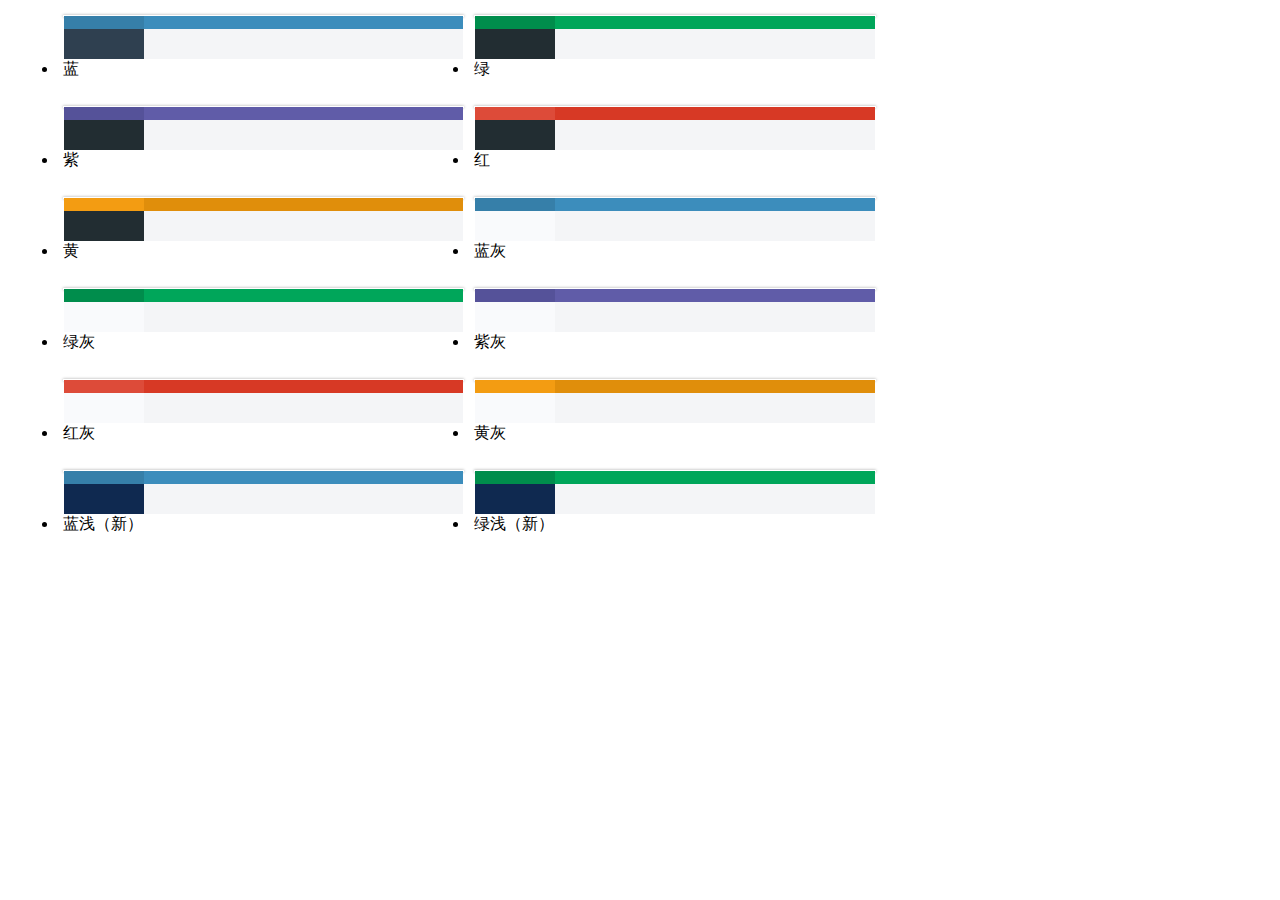
<file: ruoyi-admin/src/main/resources/templates/skin.html>
<!DOCTYPE html>
<html  lang="zh" xmlns:th="http://www.thymeleaf.org">
<head>
    <meta charset="utf-8">
    <meta name="viewport" content="width=device-width, initial-scale=1.0">
    <meta name="renderer" content="webkit">
    <title>主题选择</title>
    <!--[if lt IE 9]>
    <meta http-equiv="refresh" content="0;ie.html"/>
    <![endif]-->
    <link rel="shortcut icon" href="../static/favicon.ico" th:href="@{favicon.ico}"/>
    <link th:href="@{/css/bootstrap.min.css}" rel="stylesheet"/>
    <link th:href="@{/css/style.css}" rel="stylesheet"/>
    <style type="text/css">
		.list-unstyled{margin:10px;}
		.full-opacity-hover{opacity:1;filter:alpha(opacity=1);border:1px solid #fff}
		.full-opacity-hover:hover{border:1px solid #f00;}
	</style>
</head>
<body class="gray-bg">
<ul class="list-unstyled clearfix">
	<li style="float:left; width: 33.33333%; padding: 5px;">
		<a href="javascript:" data-skin="skin-blue|theme-dark" style="display: block; box-shadow: 0 0 3px rgba(0,0,0,0.4)" class="clearfix full-opacity-hover">
			<span style="width: 20%; float: left; height: 13px; background: #367fa9"></span>
			<span style="width: 80%; float: left; height: 13px; background: #3c8dbc"></span>
			<span style="width: 20%; float: left; height: 30px; background: #2f4050"></span>
			<span style="width: 80%; float: left; height: 30px; background: #f4f5f7"></span>
		</a>
		<p class="text-center">蓝</p>
	</li>
	
	<li style="float:left; width: 33.33333%; padding: 5px;">
		<a href="javascript:" data-skin="skin-green|theme-dark" style="display: block; box-shadow: 0 0 3px rgba(0,0,0,0.4)" class="clearfix full-opacity-hover">
			<span style="width: 20%; float: left; height: 13px; background: #008d4c"></span>
			<span style="width: 80%; float: left; height: 13px; background: #00a65a"></span>
			<span style="width: 20%; float: left; height: 30px; background: #222d32"></span>
			<span style="width: 80%; float: left; height: 30px; background: #f4f5f7"></span>
		</a>
		<p class="text-center">绿</p>
	</li>
	
	<li style="float:left; width: 33.33333%; padding: 5px;">
		<a href="javascript:" data-skin="skin-purple|theme-dark" style="display: block; box-shadow: 0 0 3px rgba(0,0,0,0.4)" class="clearfix full-opacity-hover">
			<span style="width: 20%; float: left; height: 13px; background: #555299"></span>
			<span style="width: 80%; float: left; height: 13px; background: #605ca8"></span>
			<span style="width: 20%; float: left; height: 30px; background: #222d32"></span>
			<span style="width: 80%; float: left; height: 30px; background: #f4f5f7"></span>
		</a>
		<p class="text-center">紫</p>
	</li>
	
	<li style="float:left; width: 33.33333%; padding: 5px;">
		<a href="javascript:" data-skin="skin-red|theme-dark" style="display: block; box-shadow: 0 0 3px rgba(0,0,0,0.4)" class="clearfix full-opacity-hover">
			<span style="width: 20%; float: left; height: 13px; background: #dd4b39"></span>
			<span style="width: 80%; float: left; height: 13px; background: #d73925"></span>
			<span style="width: 20%; float: left; height: 30px; background: #222d32"></span>
			<span style="width: 80%; float: left; height: 30px; background: #f4f5f7"></span>
		</a>
		<p class="text-center">红</p>
	</li>
	
	<li style="float:left; width: 33.33333%; padding: 5px;">
		<a href="javascript:" data-skin="skin-yellow|theme-dark" style="display: block; box-shadow: 0 0 3px rgba(0,0,0,0.4)" class="clearfix full-opacity-hover">
			<span style="width: 20%; float: left; height: 13px; background: #f39c12"></span>
			<span style="width: 80%; float: left; height: 13px; background: #e08e0b"></span>
			<span style="width: 20%; float: left; height: 30px; background: #222d32"></span>
			<span style="width: 80%; float: left; height: 30px; background: #f4f5f7"></span>
		</a>
		<p class="text-center">黄</p>
	</li>
	
	<li style="float:left; width: 33.33333%; padding: 5px;">
		<a href="javascript:" data-skin="skin-blue|theme-light" style="display: block; box-shadow: 0 0 3px rgba(0,0,0,0.4)" class="clearfix full-opacity-hover">
			<span style="width: 20%; float: left; height: 13px; background: #367fa9"></span>
			<span style="width: 80%; float: left; height: 13px; background: #3c8dbc"></span>
			<span style="width: 20%; float: left; height: 30px; background: #f9fafc"></span>
			<span style="width: 80%; float: left; height: 30px; background: #f4f5f7"></span>
		</a>
		<p class="text-center">蓝灰</p>
	</li>
	
	<li style="float:left; width: 33.33333%; padding: 5px;">
		<a href="javascript:" data-skin="skin-green|theme-light" style="display: block; box-shadow: 0 0 3px rgba(0,0,0,0.4)" class="clearfix full-opacity-hover">
			<span style="width: 20%; float: left; height: 13px; background: #008d4c"></span>
			<span style="width: 80%; float: left; height: 13px; background: #00a65a"></span>
			<span style="width: 20%; float: left; height: 30px; background: #f9fafc"></span>
			<span style="width: 80%; float: left; height: 30px; background: #f4f5f7"></span>
		</a>
		<p class="text-center">绿灰</p>
	</li>
	
	<li style="float:left; width: 33.33333%; padding: 5px;">
		<a href="javascript:" data-skin="skin-purple|theme-light" style="display: block; box-shadow: 0 0 3px rgba(0,0,0,0.4)" class="clearfix full-opacity-hover">
			<span style="width: 20%; float: left; height: 13px; background: #555299"></span>
			<span style="width: 80%; float: left; height: 13px; background: #605ca8"></span>
			<span style="width: 20%; float: left; height: 30px; background: #f9fafc"></span>
			<span style="width: 80%; float: left; height: 30px; background: #f4f5f7"></span>
		</a>
		<p class="text-center">紫灰</p>
	</li>
	
	<li style="float:left; width: 33.33333%; padding: 5px;">
		<a href="javascript:" data-skin="skin-red|theme-light" style="display: block; box-shadow: 0 0 3px rgba(0,0,0,0.4)" class="clearfix full-opacity-hover">
			<span style="width: 20%; float: left; height: 13px; background: #dd4b39"></span>
			<span style="width: 80%; float: left; height: 13px; background: #d73925"></span>
			<span style="width: 20%; float: left; height: 30px; background: #f9fafc"></span>
			<span style="width: 80%; float: left; height: 30px; background: #f4f5f7"></span>
		</a>
		<p class="text-center">红灰</p>
	</li>
	
	<li style="float:left; width: 33.33333%; padding: 5px;">
		<a href="javascript:" data-skin="skin-yellow|theme-light" style="display: block; box-shadow: 0 0 3px rgba(0,0,0,0.4)" class="clearfix full-opacity-hover">
			<span style="width: 20%; float: left; height: 13px; background: #f39c12"></span>
			<span style="width: 80%; float: left; height: 13px; background: #e08e0b"></span>
			<span style="width: 20%; float: left; height: 30px; background: #f9fafc"></span>
			<span style="width: 80%; float: left; height: 30px; background: #f4f5f7"></span>
		</a>
		<p class="text-center">黄灰</p>
	</li>
	
	<li style="float:left; width: 33.33333%; padding: 5px;">
		<a href="javascript:" data-skin="skin-blue|theme-blue" style="display: block; box-shadow: 0 0 3px rgba(0,0,0,0.4)" class="clearfix full-opacity-hover">
			<span style="width: 20%; float: left; height: 13px; background: #367fa9"></span>
			<span style="width: 80%; float: left; height: 13px; background: #3c8dbc"></span>
			<span style="width: 20%; float: left; height: 30px; background: rgba(15,41,80,1)"></span>
			<span style="width: 80%; float: left; height: 30px; background: #f4f5f7"></span>
		</a>
		<p class="text-center">蓝浅（新）</p>
	</li>
	<li style="float:left; width: 33.33333%; padding: 5px;">
		<a href="javascript:" data-skin="skin-green|theme-blue" style="display: block; box-shadow: 0 0 3px rgba(0,0,0,0.4)" class="clearfix full-opacity-hover">
			<span style="width: 20%; float: left; height: 13px; background: #008d4c"></span>
			<span style="width: 80%; float: left; height: 13px; background: #00a65a"></span>
			<span style="width: 20%; float: left; height: 30px; background: rgba(15,41,80,1)"></span>
			<span style="width: 80%; float: left; height: 30px; background: #f4f5f7"></span>
		</a>
		<p class="text-center">绿浅（新）</p>
	</li>
</ul>
</body>
<script th:src="@{/js/jquery.min.js}"></script>
<script th:src="@{/ruoyi/js/common.js?v=4.2.0}"></script>
<script type="text/javascript">
//皮肤样式列表
var skins = ["skin-blue", "skin-green", "skin-purple", "skin-red", "skin-yellow"];

// 主题样式列表
var themes = ["theme-dark", "theme-light", "theme-blue"];

$("[data-skin]").on('click',
function(e) {
    var skin = $(this).data('skin');
    $.each(skins, function(i) {
        parent.$("body").removeClass(skins[i]);
    });
    $.each(themes, function(i) {
        parent.$("body").removeClass(themes[i]);
    });
    parent.$("body").addClass(skin.split('|')[0]);
    parent.$("body").addClass(skin.split('|')[1]);
    storage.set('skin', skin);
});
</script>
</html>
</file>
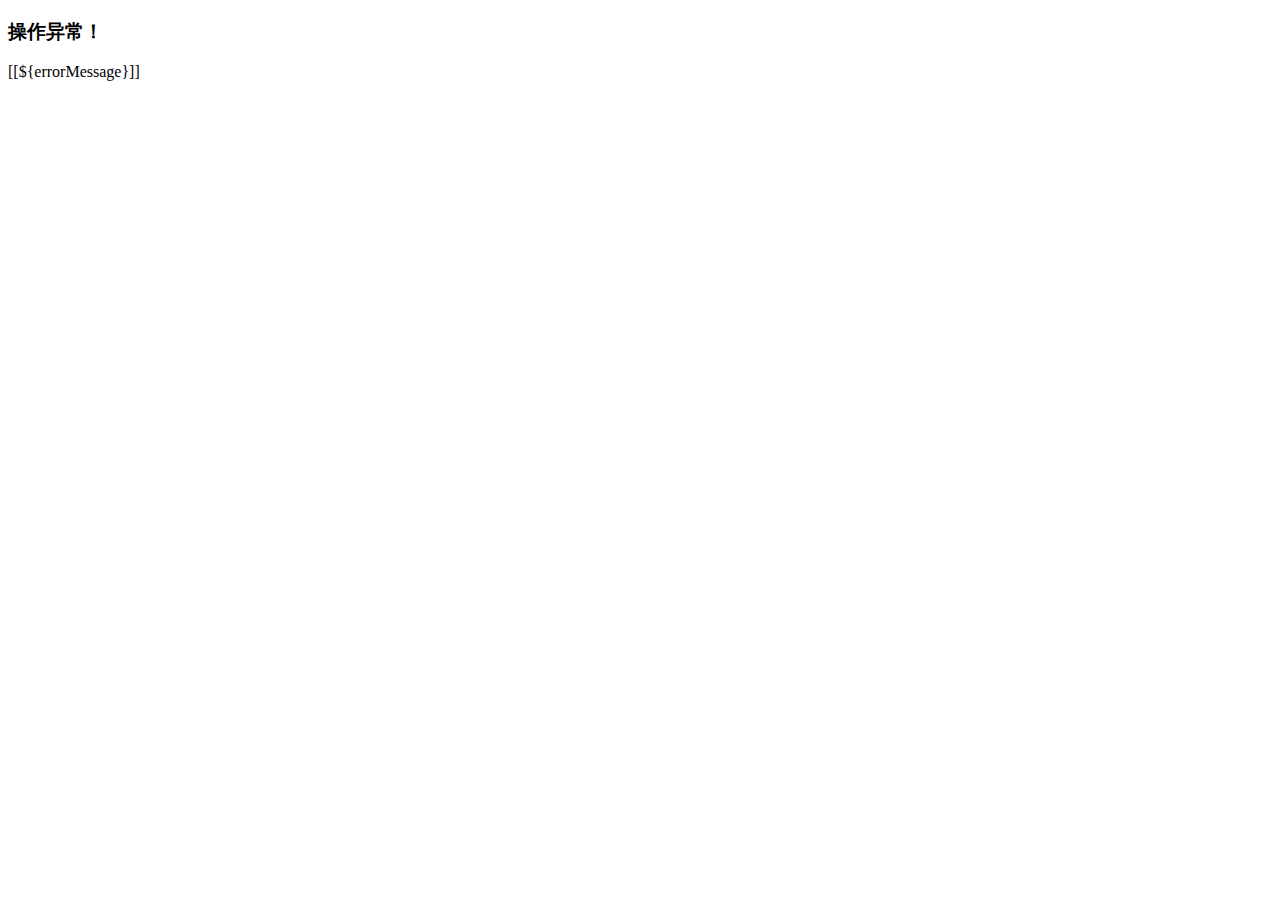
<file: ruoyi-admin/src/main/resources/templates/error/business.html>
<!DOCTYPE html>
<html lang="zh">
<head>
    <meta charset="utf-8">
    <meta name="viewport" content="width=device-width, initial-scale=1.0">
    <title>RuoYi - 403</title>
	<link th:href="@{/css/bootstrap.min.css}" rel="stylesheet"/>
    <link th:href="@{/css/animate.css}" rel="stylesheet"/>
    <link th:href="@{/css/style.css}" rel="stylesheet"/>
</head>
<body class="gray-bg">
    <div class="middle-box text-center animated fadeInDown">
        <h3 class="font-bold">操作异常！</h3>

        <div class="error-desc">
            [[${errorMessage}]]
        </div>
    </div>
</body>
</html>
</file>
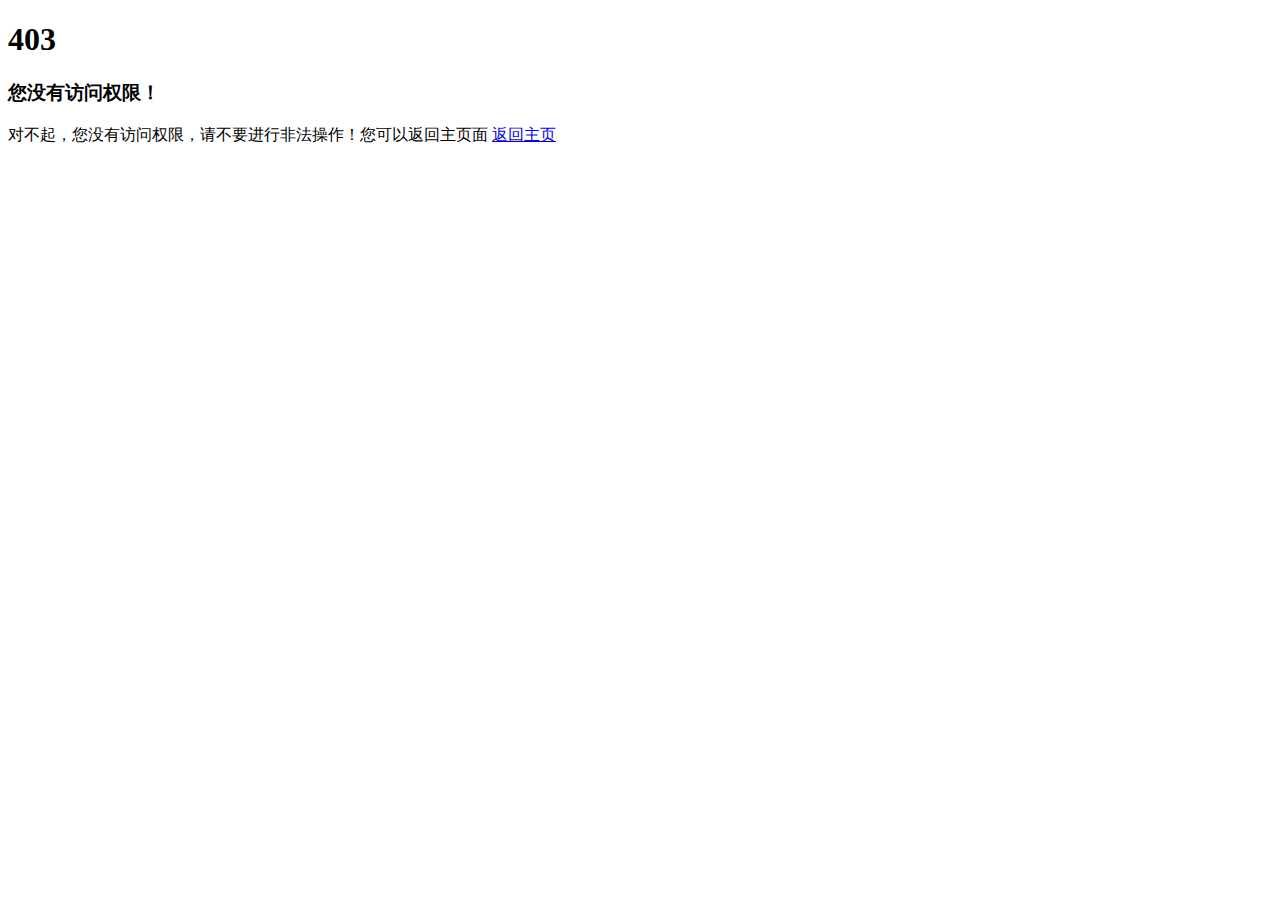
<file: ruoyi-admin/src/main/resources/templates/error/unauth.html>
<!DOCTYPE html>
<html lang="zh">
<head>
    <meta charset="utf-8">
    <meta name="viewport" content="width=device-width, initial-scale=1.0">
    <title>RuoYi - 403</title>
	<link th:href="@{/css/bootstrap.min.css}" rel="stylesheet"/>
    <link th:href="@{/css/animate.css}" rel="stylesheet"/>
    <link th:href="@{/css/style.css}" rel="stylesheet"/>
</head>
<body class="gray-bg">
    <div class="middle-box text-center animated fadeInDown">
        <h1>403</h1>
        <h3 class="font-bold">您没有访问权限！</h3>

        <div class="error-desc">
                                对不起，您没有访问权限，请不要进行非法操作！您可以返回主页面
            <a href="javascript:index()" class="btn btn-outline btn-primary btn-xs">返回主页</a>
        </div>
    </div>
    <script th:inline="javascript">
      var ctx = [[@{/}]];
      function index() {
          window.parent.frames.location.href = ctx + "index";
      }
    </script>
</body>
</html>
</file>
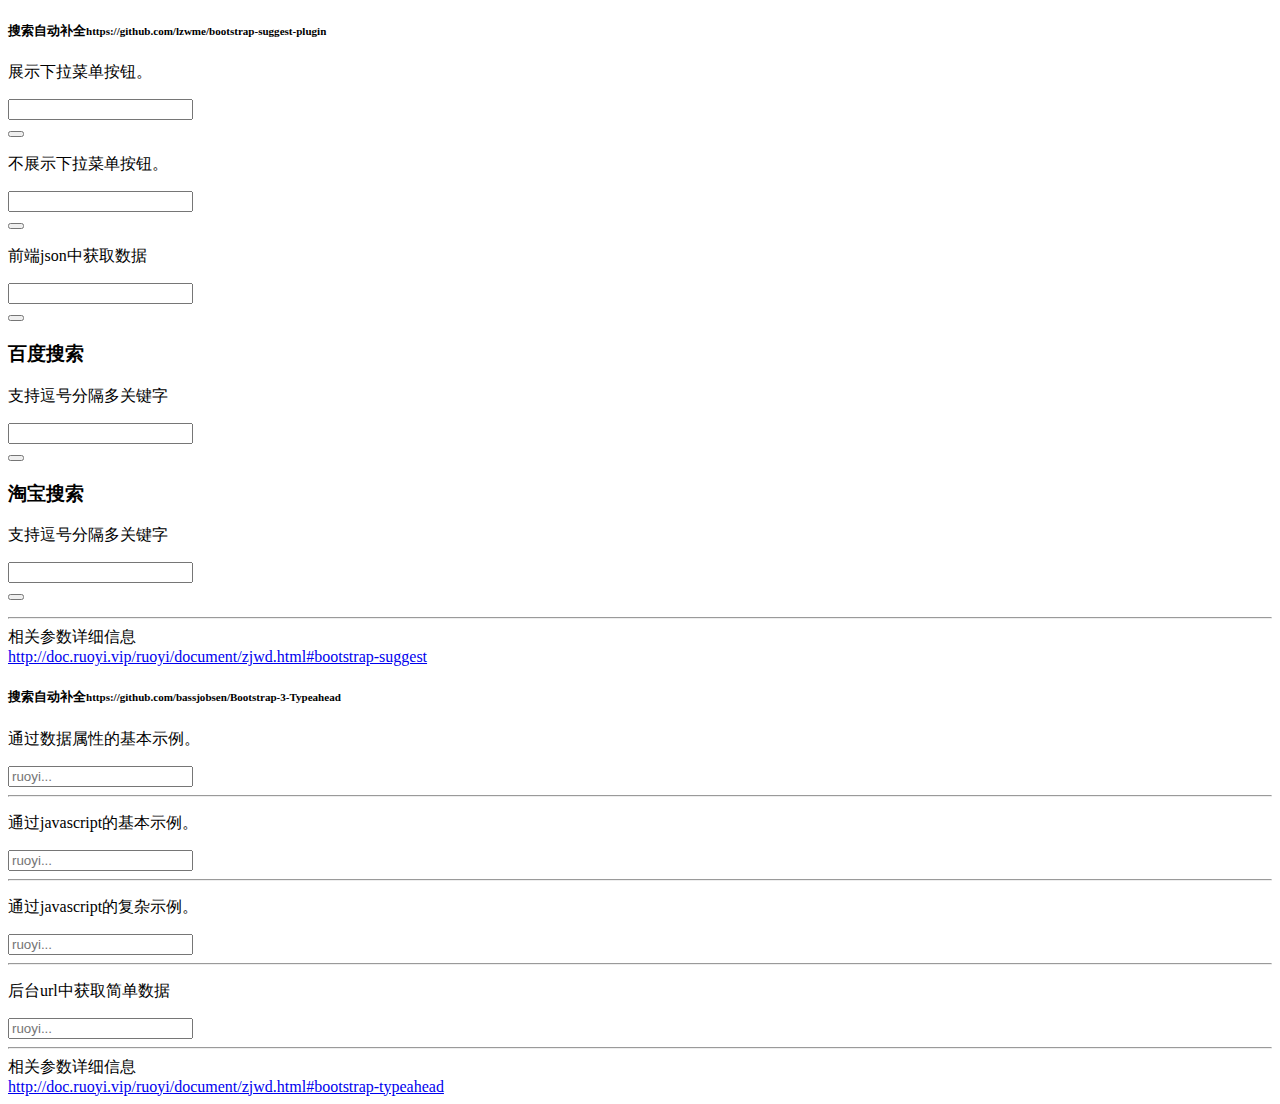
<file: ruoyi-admin/src/main/resources/templates/demo/form/autocomplete.html>
<!DOCTYPE html>
<html lang="zh">
<head>
	<th:block th:include="include :: header('搜索自动补全')" />
</head>
<body class="gray-bg">
      <div class="wrapper wrapper-content animated fadeInRight">
        <div class="row">
            <div class="col-sm-6">
                <div class="ibox float-e-margins">
                    <div class="ibox-title">
                        <h5>搜索自动补全<small>https://github.com/lzwme/bootstrap-suggest-plugin</small></h5>
                    </div>  
                    <div class="ibox-content">
                        <p>展示下拉菜单按钮。</p>
                        <div class="row">
                            <div class="col-lg-6">
                                <div class="input-group">
                                    <input type="text" class="form-control" id="suggest-demo-1">
                                    <div class="input-group-btn">
                                        <button type="button" class="btn btn-white dropdown-toggle" data-toggle="dropdown">
                                            <span class="caret"></span>
                                        </button>
                                        <ul class="dropdown-menu dropdown-menu-right" role="menu">
                                        </ul>
                                    </div>
                                </div>
                            </div>
                        </div>
                        
                        <p>不展示下拉菜单按钮。</p>
                        <div class="row">
                            <div class="col-lg-6">
                                <div class="input-group">
                                    <input type="text" class="form-control" id="suggest-demo-2">
                                    <div class="input-group-btn">
                                        <button type="button" class="btn btn-white dropdown-toggle" data-toggle="dropdown">
                                            <span class="caret"></span>
                                        </button>
                                        <ul class="dropdown-menu dropdown-menu-right" role="menu">
                                        </ul>
                                    </div>
                                </div>
                            </div>
                        </div>
                        
                        <p>前端json中获取数据</p>
                        <div class="row">
                            <div class="col-lg-6">
                                <div class="input-group">
                                    <input type="text" class="form-control" id="suggest-demo-3">
                                    <div class="input-group-btn">
                                        <button type="button" class="btn btn-white dropdown-toggle" data-toggle="dropdown">
                                            <span class="caret"></span>
                                        </button>
                                        <ul class="dropdown-menu dropdown-menu-right" role="menu">
                                        </ul>
                                    </div>
                                    <!-- /btn-group -->
                                </div>
                            </div>
                        </div>
                        
                        <h3>百度搜索</h3>
                        <p>支持逗号分隔多关键字</p>
                        <div class="row">
                            <div class="col-lg-6">
                                <div class="input-group" style="width: 300px;">
                                    <input type="text" class="form-control" id="baidu">
                                    <div class="input-group-btn">
                                        <button type="button" class="btn btn-white dropdown-toggle" data-toggle="dropdown">
                                            <span class="caret"></span>
                                        </button>
                                        <ul class="dropdown-menu dropdown-menu-right" role="menu">
                                        </ul>
                                    </div>
                                    <!-- /btn-group -->
                                </div>
                            </div>
                        </div>
                        
                        <h3>淘宝搜索</h3>
                        <p>支持逗号分隔多关键字</p>
                        <div class="row">
                            <div class="col-lg-6">
                                <div class="input-group" style="width: 400px;">
                                    <input type="text" class="form-control" id="taobao">
                                    <div class="input-group-btn">
                                        <button type="button" class="btn btn-white dropdown-toggle" data-toggle="dropdown">
                                            <span class="caret"></span>
                                        </button>
                                        <ul class="dropdown-menu dropdown-menu-right" role="menu">
                                        </ul>
                                    </div>
                                    <!-- /btn-group -->
                                </div>
                            </div>
                        </div>
                        <hr>
                        <div class="form-group">
                            <label class="font-noraml">相关参数详细信息</label>
                            <div><a href="http://doc.ruoyi.vip/ruoyi/document/zjwd.html#bootstrap-suggest" target="_blank">http://doc.ruoyi.vip/ruoyi/document/zjwd.html#bootstrap-suggest</a></div>
                        </div>
                    </div>
                </div>
            </div>
            
            <div class="col-sm-6">
                <div class="ibox float-e-margins">
                    <div class="ibox-title">
                        <h5>搜索自动补全<small>https://github.com/bassjobsen/Bootstrap-3-Typeahead</small></h5>
                    </div>  
                    <div class="ibox-content">
                        <p>通过数据属性的基本示例。</p>
                        <div class="row">
                            <div class="col-lg-6">
                           	    <input type="text" placeholder="ruoyi..." data-provide="typeahead" data-source='["ruoyi 1","ruoyi 2","ruoyi 3"]' class="form-control" />
                            </div>
                        </div>
                        <hr>
                        
                        <p>通过javascript的基本示例。</p>
                        <div class="row">
                            <div class="col-lg-6">
                                <input type="text" placeholder="ruoyi..." class="form-control" id="typeahead-demo-1"/>
                            </div>
                        </div>
                        
                        <hr>
                        <p>通过javascript的复杂示例。</p>
                        <div class="row">
                            <div class="col-lg-6">
                                <input type="text" placeholder="ruoyi..." class="form-control" id="typeahead-demo-2"/>
                            </div>
                        </div>
                        
                        <hr>
                        <p>后台url中获取简单数据</p>
                        <div class="row">
                            <div class="col-lg-6">
                                <input type="text" placeholder="ruoyi..." class="form-control" id="typeahead-demo-3"/>
                            </div>
                        </div>
                        
                        <hr>
                        <div class="form-group">
                            <label class="font-noraml">相关参数详细信息</label>
                            <div><a href="http://doc.ruoyi.vip/ruoyi/document/zjwd.html#bootstrap-typeahead" target="_blank">http://doc.ruoyi.vip/ruoyi/document/zjwd.html#bootstrap-typeahead</a></div>
                        </div>
                    </div>
                </div>
            </div>
        </div>
    </div>
    <th:block th:include="include :: footer" />
    <th:block th:include="include :: bootstrap-suggest-js" />
    <th:block th:include="include :: bootstrap-typeahead-js" />
    <script type="text/javascript">
        
	    var testBsSuggest = $("#suggest-demo-1").bsSuggest({
	        url: ctx + "demo/form/userModel",
	        idField: "userId",
	        keyField: "userName"
	    }).on('onDataRequestSuccess', function (e, result) {
	        console.log('onDataRequestSuccess: ', result);
	    }).on('onSetSelectValue', function (e, keyword) {
	        console.log('onSetSelectValue: ', keyword);
	    }).on('onUnsetSelectValue', function (e) {
	        console.log("onUnsetSelectValue");
	    });
	    
	    var testBsSuggest = $("#suggest-demo-2").bsSuggest({
	        url: ctx + "demo/form/userModel",
	        showBtn: false,
	        idField: "userId",
	        keyField: "userName"
	    }).on('onDataRequestSuccess', function (e, result) {
	        console.log('onDataRequestSuccess: ', result);
	    }).on('onSetSelectValue', function (e, keyword) {
	        console.log('onSetSelectValue: ', keyword);
	    }).on('onUnsetSelectValue', function (e) {
	        console.log("onUnsetSelectValue");
	    });
	
	    //data 数据中获取
	    var testdataBsSuggest = $("#suggest-demo-3").bsSuggest({
	        indexId: 1,
	        indexKey: 2,
	        data: {
	            'value': [
	                {
	                    'userId': '1',
	                    'userCode': '1000001',
	                    'userName': '测试1',
	                    'userPhone': '15888888888'
	                },
	                {
	                    'userId': '2',
	                    'userCode': '1000002',
	                    'userName': '测试2',
	                    'userPhone': '15888888888'
	                },
	                {
	                    'userId': '3',
	                    'userCode': '1000003',
	                    'userName': '测试3',
	                    'userPhone': '15888888888'
	                },
	                {
	                    'userId': '4',
	                    'userCode': '1000004',
	                    'userName': '测试4',
	                    'userPhone': '15888888888'
	                },
	                {
	                    'userId': '5',
	                    'userCode': '1000005',
	                    'userName': '测试5',
	                    'userPhone': '15888888888'
	                }
				],
	            'defaults': 'http://ruoyi.vip'
	        }
	    });
	    
	    //百度搜索测试
	    var baiduBsSuggest = $("#baidu").bsSuggest({
	        allowNoKeyword: false, //是否允许无关键字时请求数据
	        multiWord: true, //以分隔符号分割的多关键字支持
	        separator: ",", //多关键字支持时的分隔符，默认为空格
	        getDataMethod: "url", //获取数据的方式，总是从 URL 获取
	        url: 'http://unionsug.baidu.com/su?p=3&t=' + (new Date()).getTime() + '&wd=',
	        /*优先从url ajax 请求 json 帮助数据，注意最后一个参数为关键字请求参数*/
	        jsonp: 'cb',
	        /*如果从 url 获取数据，并且需要跨域，则该参数必须设置*/
	        processData: function (json) { // url 获取数据时，对数据的处理，作为 getData 的回调函数
	            var i, len, data = {
	                value: []
	            };
	            if (!json || !json.s || json.s.length === 0) {
	                return false;
	            }
	
	            console.log(json);
	            len = json.s.length;
	
	            jsonStr = "{'value':[";
	            for (i = 0; i < len; i++) {
	                data.value.push({
	                    word: json.s[i]
	                });
	            }
	            data.defaults = 'baidu';
	
	            //字符串转化为 js 对象
	            return data;
	        }
	    });
	    
	    //淘宝搜索建议测试
	    var taobaoBsSuggest = $("#taobao").bsSuggest({
	        indexId: 2, //data.value 的第几个数据，作为input输入框的内容
	        indexKey: 1, //data.value 的第几个数据，作为input输入框的内容
	        allowNoKeyword: false, //是否允许无关键字时请求数据
	        multiWord: true, //以分隔符号分割的多关键字支持
	        separator: ",", //多关键字支持时的分隔符，默认为空格
	        getDataMethod: "url", //获取数据的方式，总是从 URL 获取
	        effectiveFieldsAlias: {
	            Id: "序号",
	            Keyword: "关键字",
	            Count: "数量"
	        },
	        showHeader: true,
	        url: 'http://suggest.taobao.com/sug?code=utf-8&extras=1&q=',
	        /*优先从url ajax 请求 json 帮助数据，注意最后一个参数为关键字请求参数*/
	        jsonp: 'callback',
	        /*如果从 url 获取数据，并且需要跨域，则该参数必须设置*/
	        processData: function (json) { // url 获取数据时，对数据的处理，作为 getData 的回调函数
	            var i, len, data = {
	                value: []
	            };
	
	            if (!json || !json.result || json.result.length == 0) {
	                return false;
	            }
	
	            console.log(json);
	            len = json.result.length;
	
	            for (i = 0; i < len; i++) {
	                data.value.push({
	                    "Id": (i + 1),
	                    "Keyword": json.result[i][0],
	                    "Count": json.result[i][1]
	                });
	            }
	            console.log(data);
	            return data;
	        }
	    });
	    
	    $('#typeahead-demo-1').typeahead({
            source: ["ruoyi 1","ruoyi 2","ruoyi 3"]
        });
	    
	    $('#typeahead-demo-2').typeahead({
            source: [
                {"name": "Afghanistan", "code": "AF", "ccn0": "040"},
                {"name": "Land Islands", "code": "AX", "ccn0": "050"},
                {"name": "Albania", "code": "AL","ccn0": "060"},
                {"name": "Algeria", "code": "DZ","ccn0": "070"}
            ]
        });
	    
	    $.get(ctx + "demo/form/collection", function(data){
	    	$("#typeahead-demo-3").typeahead({
		        source: data.value
		    });
        },'json');
    </script>
</body>
</html>
</file>
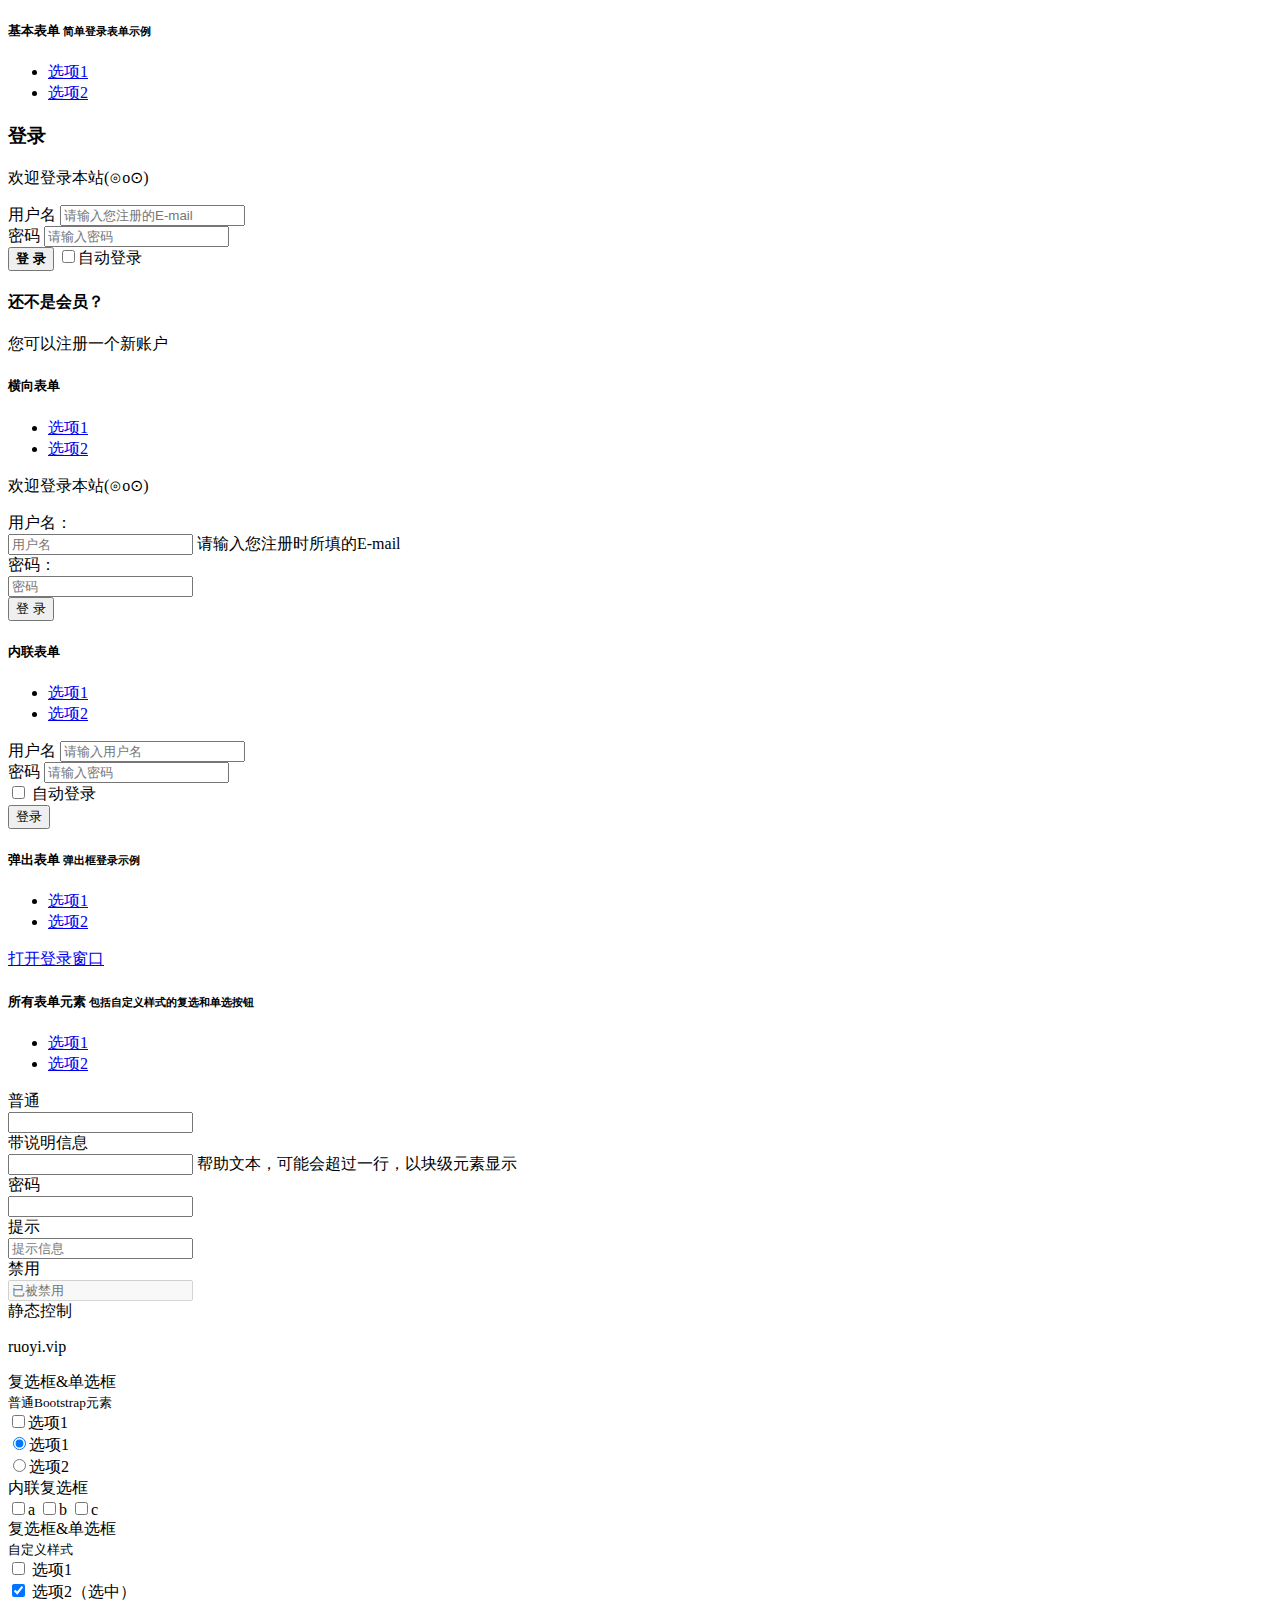
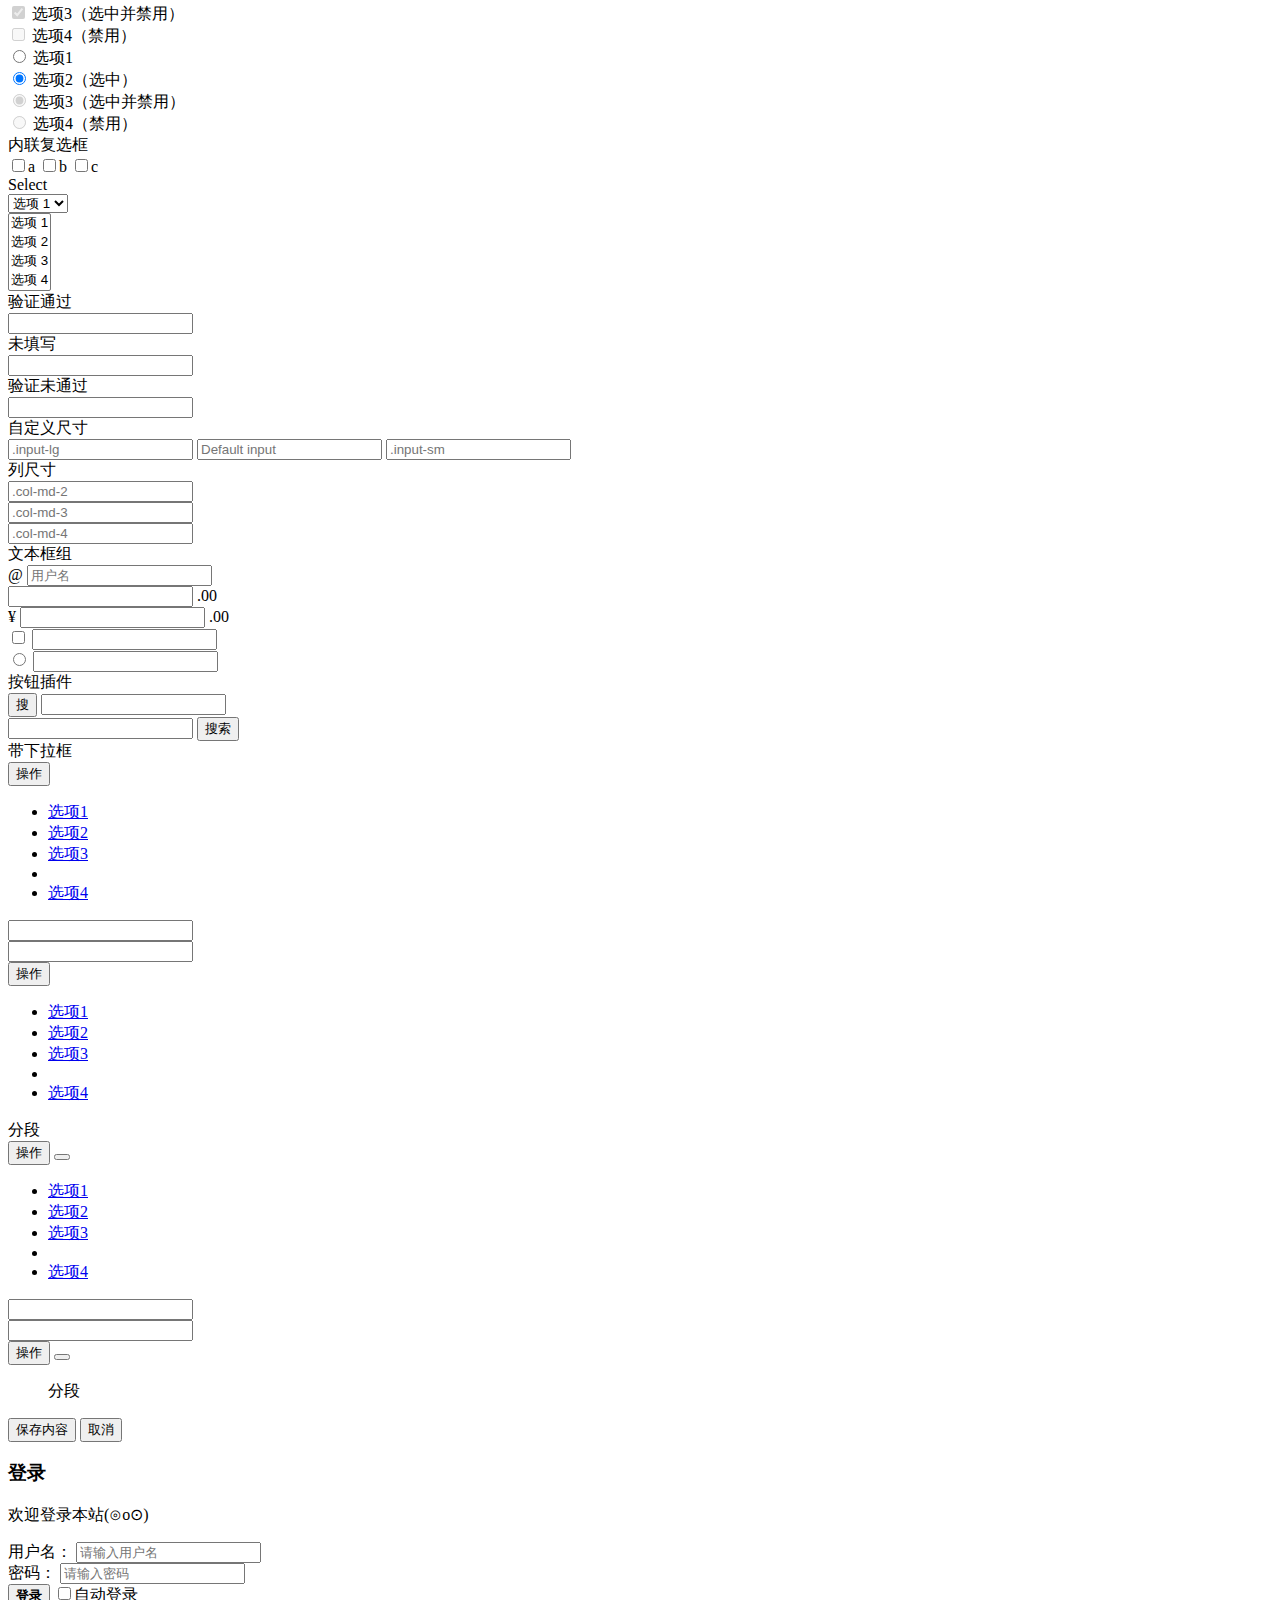
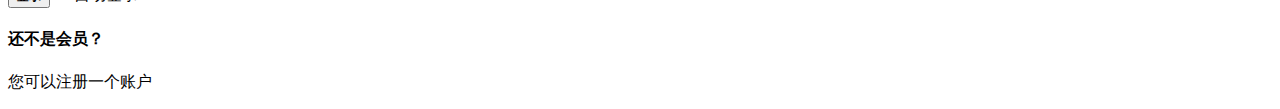
<file: ruoyi-admin/src/main/resources/templates/demo/form/basic.html>
<!DOCTYPE html>
<html lang="zh">
<head>
	<th:block th:include="include :: header('基本表单')" />
</head>
<body class="gray-bg">
    <div class="wrapper wrapper-content animated fadeInRight">
        <div class="row">
            <div class="col-sm-7">
                <div class="ibox float-e-margins">
                    <div class="ibox-title">
                        <h5>基本表单 <small>简单登录表单示例</small></h5>
                        <div class="ibox-tools">
                            <a class="collapse-link">
                                <i class="fa fa-chevron-up"></i>
                            </a>
                            <a class="dropdown-toggle" data-toggle="dropdown" href="form_basic.html#">
                                <i class="fa fa-wrench"></i>
                            </a>
                            <ul class="dropdown-menu dropdown-user">
                                <li><a href="form_basic.html#">选项1</a>
                                </li>
                                <li><a href="form_basic.html#">选项2</a>
                                </li>
                            </ul>
                            <a class="close-link">
                                <i class="fa fa-times"></i>
                            </a>
                        </div>
                    </div>
                    <div class="ibox-content">
                        <div class="row">
                            <div class="col-sm-6 b-r">
                                <h3 class="m-t-none m-b">登录</h3>
                                <p>欢迎登录本站(⊙o⊙)</p>
                                <form role="form">
                                    <div class="form-group">
                                        <label>用户名</label>
                                        <input type="email" placeholder="请输入您注册的E-mail" class="form-control">
                                    </div>
                                    <div class="form-group">
                                        <label>密码</label>
                                        <input type="password" placeholder="请输入密码" class="form-control">
                                    </div>
                                    <div>
                                        <button class="btn btn-sm btn-primary pull-right m-t-n-xs" type="submit"><strong>登 录</strong>
                                        </button>
                                        <label>
                                            <input type="checkbox">自动登录</label>
                                    </div>
                                </form>
                            </div>
                            <div class="col-sm-6">
                                <h4>还不是会员？</h4>
                                <p>您可以注册一个新账户</p>
                                <p class="text-center">
                                    <a href="form_basic.html"><i class="fa fa-sign-in big-icon"></i></a>
                                </p>
                            </div>
                        </div>
                    </div>
                </div>
            </div>
            <div class="col-sm-5">
                <div class="ibox float-e-margins">
                    <div class="ibox-title">
                        <h5>横向表单</h5>
                        <div class="ibox-tools">
                            <a class="collapse-link">
                                <i class="fa fa-chevron-up"></i>
                            </a>
                            <a class="dropdown-toggle" data-toggle="dropdown" href="form_basic.html#">
                                <i class="fa fa-wrench"></i>
                            </a>
                            <ul class="dropdown-menu dropdown-user">
                                <li><a href="form_basic.html#">选项1</a>
                                </li>
                                <li><a href="form_basic.html#">选项2</a>
                                </li>
                            </ul>
                            <a class="close-link">
                                <i class="fa fa-times"></i>
                            </a>
                        </div>
                    </div>
                    <div class="ibox-content">
                        <form class="form-horizontal">
                            <p>欢迎登录本站(⊙o⊙)</p>
                            <div class="form-group">
                                <label class="col-sm-3 control-label">用户名：</label>

                                <div class="col-sm-8">
                                    <input type="email" placeholder="用户名" class="form-control"> <span class="help-block m-b-none">请输入您注册时所填的E-mail</span>
                                </div>
                            </div>
                            <div class="form-group">
                                <label class="col-sm-3 control-label">密码：</label>

                                <div class="col-sm-8">
                                    <input type="password" placeholder="密码" class="form-control">
                                </div>
                            </div>
                            <div class="form-group">
                                <div class="col-sm-offset-3 col-sm-8">
                                    <button class="btn btn-sm btn-white" type="submit">登 录</button>
                                </div>
                            </div>
                        </form>
                    </div>
                </div>
            </div>
        </div>
        <div class="row">
            <div class="col-sm-8">
                <div class="ibox float-e-margins">
                    <div class="ibox-title">
                        <h5>内联表单</h5>
                        <div class="ibox-tools">
                            <a class="collapse-link">
                                <i class="fa fa-chevron-up"></i>
                            </a>
                            <a class="dropdown-toggle" data-toggle="dropdown" href="form_basic.html#">
                                <i class="fa fa-wrench"></i>
                            </a>
                            <ul class="dropdown-menu dropdown-user">
                                <li><a href="form_basic.html#">选项1</a>
                                </li>
                                <li><a href="form_basic.html#">选项2</a>
                                </li>
                            </ul>
                            <a class="close-link">
                                <i class="fa fa-times"></i>
                            </a>
                        </div>
                    </div>
                    <div class="ibox-content">
                        <form role="form" class="form-inline">
                            <div class="form-group">
                                <label for="exampleInputEmail2" class="sr-only">用户名</label>
                                <input type="email" placeholder="请输入用户名" id="exampleInputEmail2" class="form-control">
                            </div>
                            <div class="form-group">
                                <label for="exampleInputPassword2" class="sr-only">密码</label>
                                <input type="password" placeholder="请输入密码" id="exampleInputPassword2" class="form-control">
                            </div>
                            <div class="checkbox m-l m-r-xs">
                                <label>
                                    <input type="checkbox"><i></i> 自动登录</label>
                            </div>
                            <button class="btn btn-white" type="submit">登录</button>
                        </form>
                    </div>
                </div>
            </div>
            <div class="col-sm-4">
                <div class="ibox float-e-margins">
                    <div class="ibox-title">
                        <h5>弹出表单 <small>弹出框登录示例</small></h5>
                        <div class="ibox-tools">
                            <a class="collapse-link">
                                <i class="fa fa-chevron-up"></i>
                            </a>
                            <a class="dropdown-toggle" data-toggle="dropdown" href="form_basic.html#">
                                <i class="fa fa-wrench"></i>
                            </a>
                            <ul class="dropdown-menu dropdown-user">
                                <li><a href="form_basic.html#">选项1</a>
                                </li>
                                <li><a href="form_basic.html#">选项2</a>
                                </li>
                            </ul>
                            <a class="close-link">
                                <i class="fa fa-times"></i>
                            </a>
                        </div>
                    </div>
                    <div class="ibox-content">
                        <div class="text-center">
                            <a data-toggle="modal" class="btn btn-primary" href="form_basic.html#modal-form">打开登录窗口</a>
                        </div>
                    </div>
                </div>
            </div>
        </div>
        <div class="row">
            <div class="col-sm-12">
                <div class="ibox float-e-margins">
                    <div class="ibox-title">
                        <h5>所有表单元素 <small>包括自定义样式的复选和单选按钮</small></h5>
                        <div class="ibox-tools">
                            <a class="collapse-link">
                                <i class="fa fa-chevron-up"></i>
                            </a>
                            <a class="dropdown-toggle" data-toggle="dropdown" href="form_basic.html#">
                                <i class="fa fa-wrench"></i>
                            </a>
                            <ul class="dropdown-menu dropdown-user">
                                <li><a href="form_basic.html#">选项1</a>
                                </li>
                                <li><a href="form_basic.html#">选项2</a>
                                </li>
                            </ul>
                            <a class="close-link">
                                <i class="fa fa-times"></i>
                            </a>
                        </div>
                    </div>
                    <div class="ibox-content">
                        <form method="get" class="form-horizontal">
                            <div class="form-group">
                                <label class="col-sm-2 control-label">普通</label>

                                <div class="col-sm-10">
                                    <input type="text" class="form-control">
                                </div>
                            </div>
                            <div class="hr-line-dashed"></div>
                            <div class="form-group">
                                <label class="col-sm-2 control-label">带说明信息</label>
                                <div class="col-sm-10">
                                    <input type="text" class="form-control"> <span class="help-block m-b-none">帮助文本，可能会超过一行，以块级元素显示</span>
                                </div>
                            </div>
                            <div class="hr-line-dashed"></div>
                            <div class="form-group">
                                <label class="col-sm-2 control-label">密码</label>

                                <div class="col-sm-10">
                                    <input type="password" class="form-control" name="password">
                                </div>
                            </div>
                            <div class="hr-line-dashed"></div>
                            <div class="form-group">
                                <label class="col-sm-2 control-label">提示</label>

                                <div class="col-sm-10">
                                    <input type="text" placeholder="提示信息" class="form-control">
                                </div>
                            </div>
                            <div class="hr-line-dashed"></div>
                            <div class="form-group">
                                <label class="col-sm-2 control-label">禁用</label>

                                <div class="col-sm-10">
                                    <input type="text" disabled="" placeholder="已被禁用" class="form-control">
                                </div>
                            </div>
                            <div class="hr-line-dashed"></div>
                            <div class="form-group">
                                <label class="col-sm-2 control-label">静态控制</label>

                                <div class="col-sm-10">
                                    <p class="form-control-static">ruoyi.vip</p>
                                </div>
                            </div>
                            <div class="hr-line-dashed"></div>
                            <div class="form-group">
                                <label class="col-sm-2 control-label">复选框&amp;单选框
                                    <br/>
                                    <small class="text-navy">普通Bootstrap元素</small>
                                </label>

                                <div class="col-sm-10">
                                    <div class="checkbox">
                                        <label>
                                            <input type="checkbox" value="">选项1</label>
                                    </div>
                                    <div class="radio">
                                        <label>
                                            <input type="radio" checked="" value="option1" id="optionsRadios1" name="optionsRadios">选项1</label>
                                    </div>
                                    <div class="radio">
                                        <label>
                                            <input type="radio" value="option2" id="optionsRadios2" name="optionsRadios">选项2</label>
                                    </div>
                                </div>
                            </div>
                            <div class="hr-line-dashed"></div>
                            <div class="form-group">
                                <label class="col-sm-2 control-label">内联复选框</label>

                                <div class="col-sm-10">
                                    <label class="checkbox-inline">
                                        <input type="checkbox" value="option1" id="inlineCheckbox1">a</label>
                                    <label class="checkbox-inline">
                                        <input type="checkbox" value="option2" id="inlineCheckbox2">b</label>
                                    <label class="checkbox-inline">
                                        <input type="checkbox" value="option3" id="inlineCheckbox3">c</label>
                                </div>
                            </div>
                            <div class="hr-line-dashed"></div>
                            <div class="form-group">
                                <label class="col-sm-2 control-label">复选框&amp;单选框
                                    <br/><small class="text-navy">自定义样式</small>
                                </label>

                                <div class="col-sm-10">
                                    <div class="checkbox check-box">
                                        <label>
                                            <input type="checkbox" value=""> <i></i> 选项1</label>
                                    </div>
                                    <div class="checkbox check-box">
                                        <label>
                                            <input type="checkbox" value="" checked=""> <i></i> 选项2（选中）</label>
                                    </div>
                                    <div class="checkbox check-box">
                                        <label>
                                            <input type="checkbox" value="" disabled="" checked=""> <i></i> 选项3（选中并禁用）</label>
                                    </div>
                                    <div class="checkbox check-box">
                                        <label>
                                            <input type="checkbox" value="" disabled=""> <i></i> 选项4（禁用）</label>
                                    </div>
                                    <div class="radio check-box">
                                        <label>
                                            <input type="radio" value="option1" name="a"> <i></i> 选项1</label>
                                    </div>
                                    <div class="radio check-box">
                                        <label>
                                            <input type="radio" checked="" value="option2" name="a"> <i></i> 选项2（选中）</label>
                                    </div>
                                    <div class="radio check-box">
                                        <label>
                                            <input type="radio" disabled="" checked="" value="option2"> <i></i> 选项3（选中并禁用）</label>
                                    </div>
                                    <div class="radio check-box">
                                        <label>
                                            <input type="radio" disabled="" name="a"> <i></i> 选项4（禁用）</label>
                                    </div>
                                </div>
                            </div>
                            <div class="hr-line-dashed"></div>
                            <div class="form-group">
                                <label class="col-sm-2 control-label">内联复选框</label>

                                <div class="col-sm-10">
                                    <label class="checkbox-inline check-box">
                                        <input type="checkbox" value="option1">a</label>
                                    <label class="checkbox-inline check-box">
                                        <input type="checkbox" value="option2">b</label>
                                    <label class="checkbox-inline check-box">
                                        <input type="checkbox" value="option3">c</label>
                                </div>
                            </div>
                            <div class="hr-line-dashed"></div>
                            <div class="form-group">
                                <label class="col-sm-2 control-label">Select</label>

                                <div class="col-sm-10">
                                    <select class="form-control m-b" name="account">
                                        <option>选项 1</option>
                                        <option>选项 2</option>
                                        <option>选项 3</option>
                                        <option>选项 4</option>
                                    </select>

                                    <div class="col-sm-4 m-l-n">
                                        <select class="form-control" multiple="">
                                            <option>选项 1</option>
                                            <option>选项 2</option>
                                            <option>选项 3</option>
                                            <option>选项 4</option>
                                        </select>
                                    </div>
                                </div>
                            </div>
                            <div class="hr-line-dashed"></div>
                            <div class="form-group has-success">
                                <label class="col-sm-2 control-label">验证通过</label>

                                <div class="col-sm-10">
                                    <input type="text" class="form-control">
                                </div>
                            </div>
                            <div class="hr-line-dashed"></div>
                            <div class="form-group has-warning">
                                <label class="col-sm-2 control-label">未填写</label>

                                <div class="col-sm-10">
                                    <input type="text" class="form-control">
                                </div>
                            </div>
                            <div class="hr-line-dashed"></div>
                            <div class="form-group has-error">
                                <label class="col-sm-2 control-label">验证未通过</label>

                                <div class="col-sm-10">
                                    <input type="text" class="form-control">
                                </div>
                            </div>
                            <div class="hr-line-dashed"></div>
                            <div class="form-group">
                                <label class="col-sm-2 control-label">自定义尺寸</label>

                                <div class="col-sm-10">
                                    <input type="text" placeholder=".input-lg" class="form-control input-lg m-b">
                                    <input type="text" placeholder="Default input" class="form-control m-b">
                                    <input type="text" placeholder=".input-sm" class="form-control input-sm">
                                </div>
                            </div>
                            <div class="hr-line-dashed"></div>
                            <div class="form-group">
                                <label class="col-sm-2 control-label">列尺寸</label>

                                <div class="col-sm-10">
                                    <div class="row">
                                        <div class="col-md-2">
                                            <input type="text" placeholder=".col-md-2" class="form-control">
                                        </div>
                                        <div class="col-md-3">
                                            <input type="text" placeholder=".col-md-3" class="form-control">
                                        </div>
                                        <div class="col-md-4">
                                            <input type="text" placeholder=".col-md-4" class="form-control">
                                        </div>
                                    </div>
                                </div>
                            </div>
                            <div class="hr-line-dashed"></div>
                            <div class="form-group">
                                <label class="col-sm-2 control-label">文本框组</label>

                                <div class="col-sm-10">
                                    <div class="input-group m-b"><span class="input-group-addon">@</span>
                                        <input type="text" placeholder="用户名" class="form-control">
                                    </div>
                                    <div class="input-group m-b">
                                        <input type="text" class="form-control"> <span class="input-group-addon">.00</span>
                                    </div>
                                    <div class="input-group m-b"><span class="input-group-addon">&yen;</span>
                                        <input type="text" class="form-control"> <span class="input-group-addon">.00</span>
                                    </div>
                                    <div class="input-group m-b"><span class="input-group-addon"> <input type="checkbox"> </span>
                                        <input type="text" class="form-control">
                                    </div>
                                    <div class="input-group"><span class="input-group-addon"> <input type="radio"> </span>
                                        <input type="text" class="form-control">
                                    </div>
                                </div>
                            </div>
                            <div class="hr-line-dashed"></div>
                            <div class="form-group">
                                <label class="col-sm-2 control-label">按钮插件</label>

                                <div class="col-sm-10">
                                    <div class="input-group m-b"><span class="input-group-btn">
                                            <button type="button" class="btn btn-primary">搜</button> </span>
                                        <input type="text" class="form-control">
                                    </div>
                                    <div class="input-group">
                                        <input type="text" class="form-control"> <span class="input-group-btn"> <button type="button" class="btn btn-primary">搜索
                                        </button> </span>
                                    </div>
                                </div>
                            </div>
                            <div class="hr-line-dashed"></div>
                            <div class="form-group">
                                <label class="col-sm-2 control-label">带下拉框</label>

                                <div class="col-sm-10">
                                    <div class="input-group m-b">
                                        <div class="input-group-btn">
                                            <button data-toggle="dropdown" class="btn btn-white dropdown-toggle" type="button">操作 <span class="caret"></span>
                                            </button>
                                            <ul class="dropdown-menu">
                                                <li><a href="form_basic.html#">选项1</a>
                                                </li>
                                                <li><a href="form_basic.html#">选项2</a>
                                                </li>
                                                <li><a href="form_basic.html#">选项3</a>
                                                </li>
                                                <li class="divider"></li>
                                                <li><a href="form_basic.html#">选项4</a>
                                                </li>
                                            </ul>
                                        </div>
                                        <input type="text" class="form-control">
                                    </div>
                                    <div class="input-group">
                                        <input type="text" class="form-control">

                                        <div class="input-group-btn">
                                            <button data-toggle="dropdown" class="btn btn-white dropdown-toggle" type="button">操作 <span class="caret"></span>
                                            </button>
                                            <ul class="dropdown-menu pull-right">
                                                <li><a href="form_basic.html#">选项1</a>
                                                </li>
                                                <li><a href="form_basic.html#">选项2</a>
                                                </li>
                                                <li><a href="form_basic.html#">选项3</a>
                                                </li>
                                                <li class="divider"></li>
                                                <li><a href="form_basic.html#">选项4</a>
                                                </li>
                                            </ul>
                                        </div>
                                    </div>
                                </div>
                            </div>
                            <div class="hr-line-dashed"></div>
                            <div class="form-group">
                                <label class="col-sm-2 control-label">分段</label>

                                <div class="col-sm-10">
                                    <div class="input-group m-b">
                                        <div class="input-group-btn">
                                            <button tabindex="-1" class="btn btn-white" type="button">操作</button>
                                            <button data-toggle="dropdown" class="btn btn-white dropdown-toggle" type="button"><span class="caret"></span>
                                            </button>
                                            <ul class="dropdown-menu">
                                                <li><a href="form_basic.html#">选项1</a>
                                                </li>
                                                <li><a href="form_basic.html#">选项2</a>
                                                </li>
                                                <li><a href="form_basic.html#">选项3</a>
                                                </li>
                                                <li class="divider"></li>
                                                <li><a href="form_basic.html#">选项4</a>
                                                </li>
                                            </ul>
                                        </div>
                                        <input type="text" class="form-control">
                                    </div>
                                    <div class="input-group">
                                        <input type="text" class="form-control">

                                        <div class="input-group-btn">
                                            <button tabindex="-1" class="btn btn-white" type="button">操作</button>
                                            <button data-toggle="dropdown" class="btn btn-white dropdown-toggle" type="button"><span class="caret"></span>
                                            </button>
                                            <ul class="dropdown-menu pull-right">
                                                	分段
                                            </ul>
                                        </div>
                                    </div>
                                </div>
                            </div>
                            <div class="hr-line-dashed"></div>
                            <div class="form-group">
                                <div class="col-sm-4 col-sm-offset-2">
                                    <button class="btn btn-primary" type="submit">保存内容</button>
                                    <button class="btn btn-white" type="submit">取消</button>
                                </div>
                            </div>
                        </form>
                    </div>
                </div>
            </div>
        </div>
    </div>

    <div id="modal-form" class="modal fade" aria-hidden="true">
        <div class="modal-dialog">
            <div class="modal-content">
                <div class="modal-body">
                    <div class="row">
                        <div class="col-sm-6 b-r">
                            <h3 class="m-t-none m-b">登录</h3>

                            <p>欢迎登录本站(⊙o⊙)</p>

                            <form role="form">
                                <div class="form-group">
                                    <label>用户名：</label>
                                    <input type="email" placeholder="请输入用户名" class="form-control">
                                </div>
                                <div class="form-group">
                                    <label>密码：</label>
                                    <input type="password" placeholder="请输入密码" class="form-control">
                                </div>
                                <div>
                                    <button class="btn btn-sm btn-primary pull-right m-t-n-xs" type="submit"><strong>登录</strong>
                                    </button>
                                    <label>
                                        <input type="checkbox" class="i-checks">自动登录</label>
                                </div>
                            </form>
                        </div>
                        <div class="col-sm-6">
                            <h4>还不是会员？</h4>
                            <p>您可以注册一个账户</p>
                            <p class="text-center">
                                <a href="form_basic.html"><i class="fa fa-sign-in big-icon"></i></a>
                            </p>
                        </div>
                    </div>
                </div>
            </div>
        </div>
    </div>
    <th:block th:include="include :: footer" />
</body>
</html>
</file>
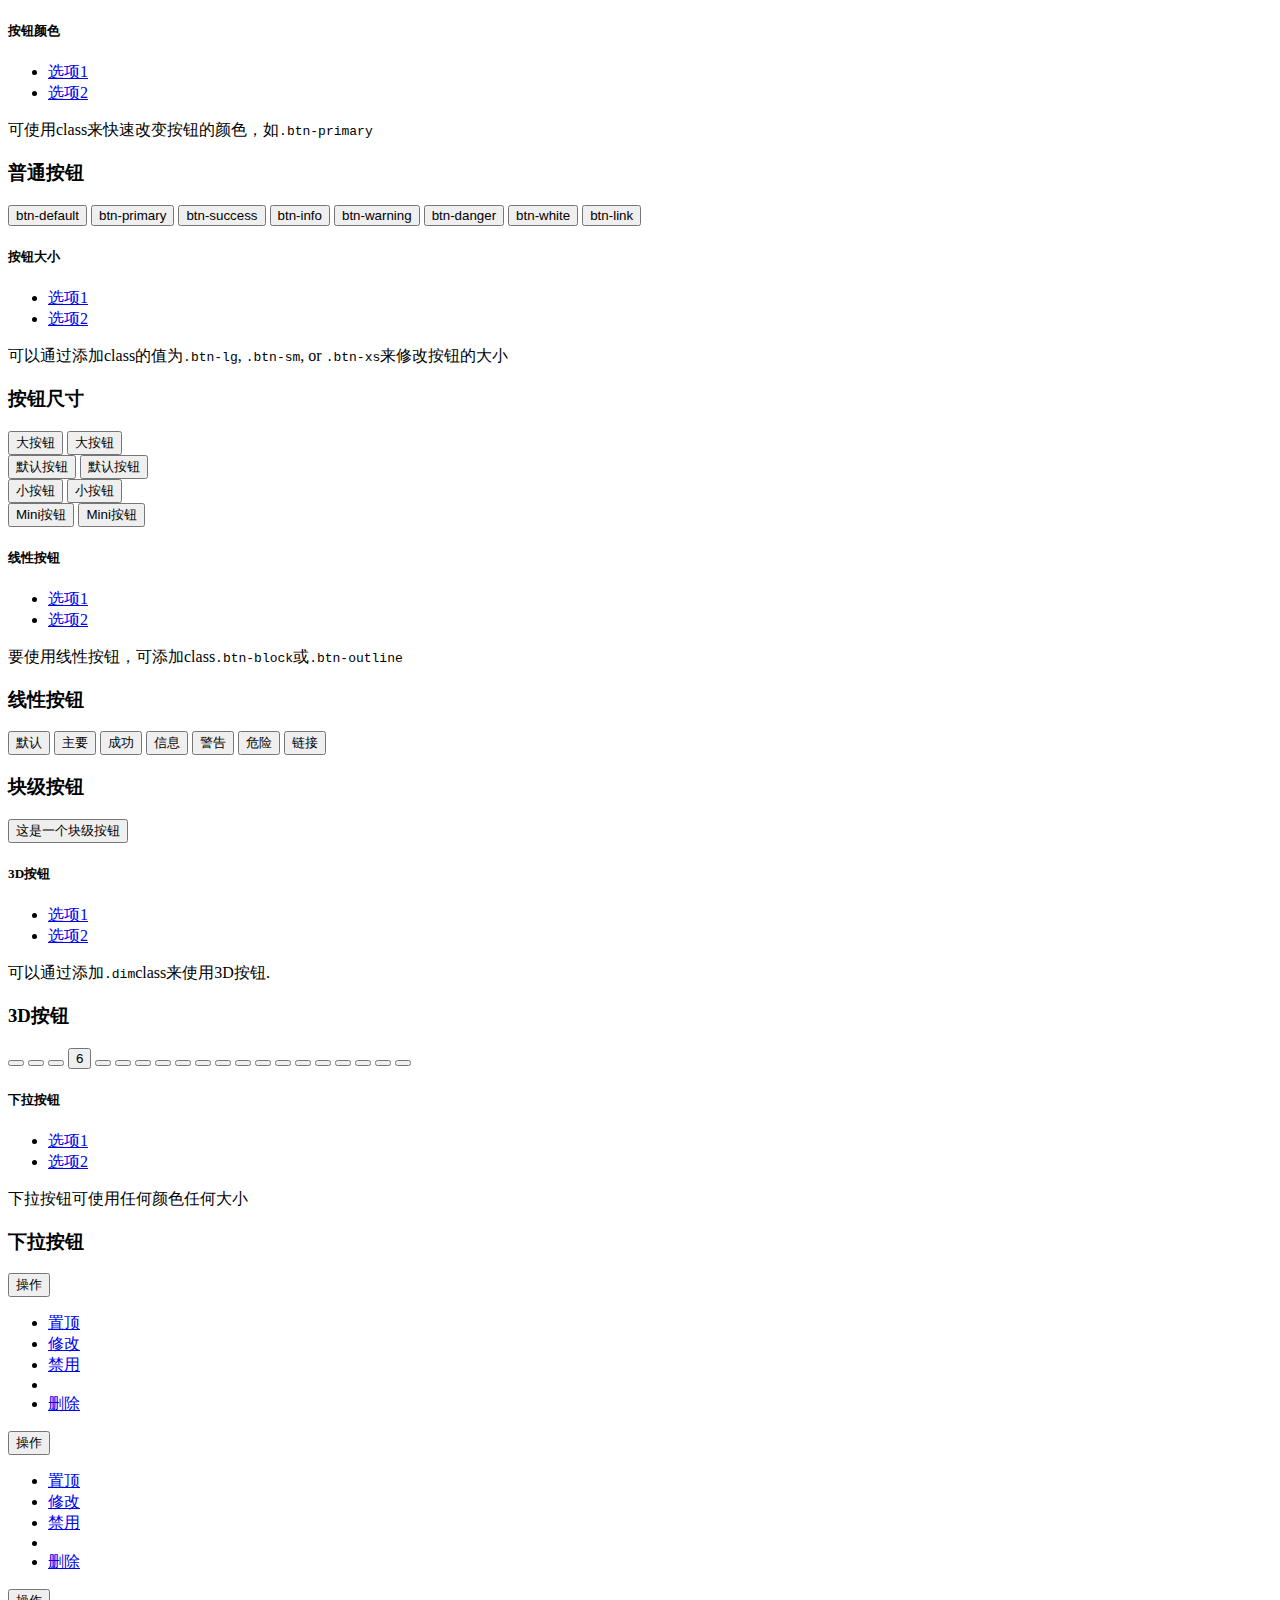
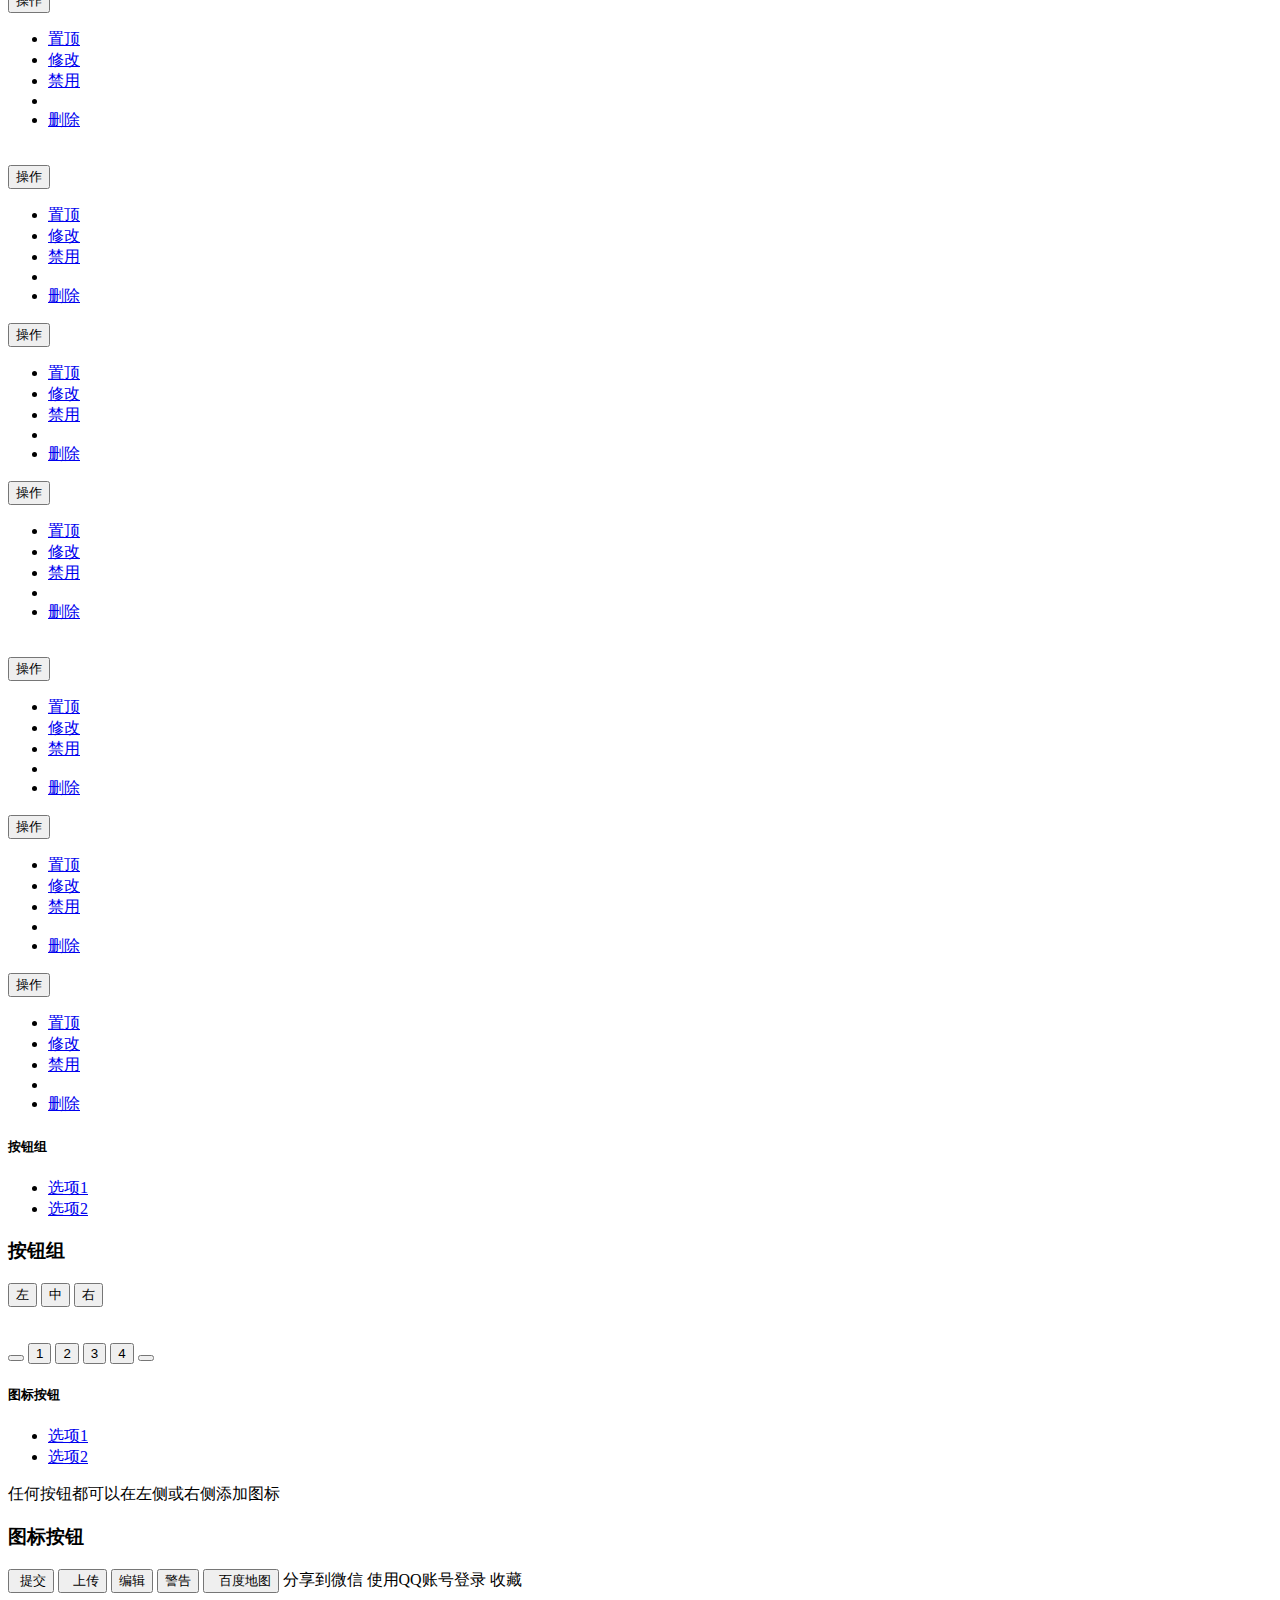
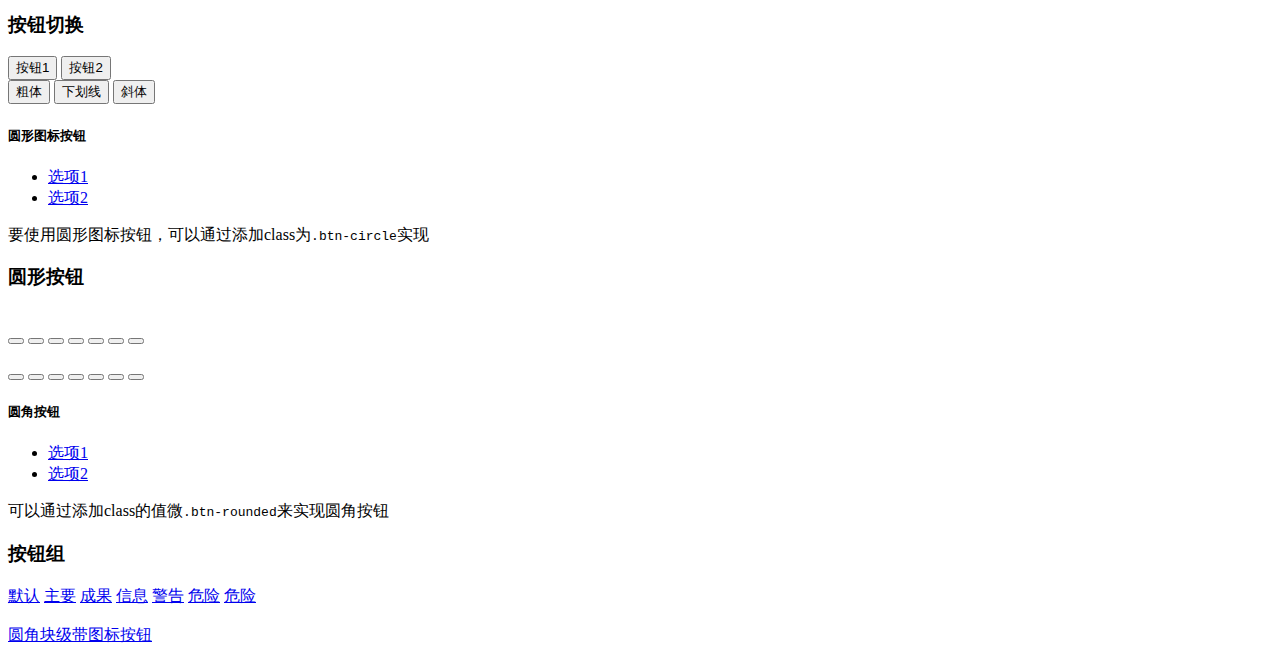
<file: ruoyi-admin/src/main/resources/templates/demo/form/button.html>
<!DOCTYPE html>
<html lang="zh">
<head>
	<th:block th:include="include :: header('按钮')" />
</head>
<body class="gray-bg">
     <div class="row wrapper wrapper-content animated fadeInRight">
        <div class="col-sm-4">
            <div class="ibox float-e-margins">
                <div class="ibox-title">
                    <h5>按钮颜色</h5>
                    <div class="ibox-tools">
                        <a class="collapse-link">
                            <i class="fa fa-chevron-up"></i>
                        </a>
                        <a class="dropdown-toggle" data-toggle="dropdown" href="buttons.html#">
                            <i class="fa fa-wrench"></i>
                        </a>
                        <ul class="dropdown-menu dropdown-user">
                            <li><a href="buttons.html#">选项1</a>
                            </li>
                            <li><a href="buttons.html#">选项2</a>
                            </li>
                        </ul>
                        <a class="close-link">
                            <i class="fa fa-times"></i>
                        </a>
                    </div>
                </div>
                <div class="ibox-content">
                    <p>
                        可使用class来快速改变按钮的颜色，如<code>.btn-primary</code>
                    </p>

                    <h3 class="font-bold">
                            普通按钮
                        </h3>
                    <p>
                        <button type="button" class="btn btn-w-m btn-default">btn-default</button>
                        <button type="button" class="btn btn-w-m btn-primary">btn-primary</button>
                        <button type="button" class="btn btn-w-m btn-success">btn-success</button>
                        <button type="button" class="btn btn-w-m btn-info">btn-info</button>
                        <button type="button" class="btn btn-w-m btn-warning">btn-warning</button>
                        <button type="button" class="btn btn-w-m btn-danger">btn-danger</button>
                        <button type="button" class="btn btn-w-m btn-white">btn-white</button>
                        <button type="button" class="btn btn-w-m btn-link">btn-link</button>
                    </p>
                </div>
            </div>
        </div>
        <div class="col-sm-4">
            <div class="ibox float-e-margins">
                <div class="ibox-title">
                    <h5>按钮大小</h5>
                    <div class="ibox-tools">
                        <a class="collapse-link">
                            <i class="fa fa-chevron-up"></i>
                        </a>
                        <a class="dropdown-toggle" data-toggle="dropdown" href="buttons.html#">
                            <i class="fa fa-wrench"></i>
                        </a>
                        <ul class="dropdown-menu dropdown-user">
                            <li><a href="buttons.html#">选项1</a>
                            </li>
                            <li><a href="buttons.html#">选项2</a>
                            </li>
                        </ul>
                        <a class="close-link">
                            <i class="fa fa-times"></i>
                        </a>
                    </div>
                </div>
                <div class="ibox-content">
                    <p>
                        可以通过添加class的值为<code>.btn-lg</code>, <code>.btn-sm</code>, or <code>.btn-xs</code>来修改按钮的大小
                    </p>
                    <h3 class="font-bold">按钮尺寸</h3>
                    <p>
                        <button type="button" class="btn btn-primary btn-lg">大按钮</button>
                        <button type="button" class="btn btn-default btn-lg">大按钮</button>
                        <br/>
                        <button type="button" class="btn btn-primary">默认按钮</button>
                        <button type="button" class="btn btn-default">默认按钮</button>
                        <br/>
                        <button type="button" class="btn btn-primary btn-sm">小按钮</button>
                        <button type="button" class="btn btn-default btn-sm">小按钮</button>
                        <br/>
                        <button type="button" class="btn btn-primary btn-xs">Mini按钮</button>
                        <button type="button" class="btn btn-default btn-xs">Mini按钮</button>
                    </p>
                </div>
            </div>
        </div>
        <div class="col-sm-4">
            <div class="ibox float-e-margins">
                <div class="ibox-title">
                    <h5>线性按钮</h5>
                    <div class="ibox-tools">
                        <a class="collapse-link">
                            <i class="fa fa-chevron-up"></i>
                        </a>
                        <a class="dropdown-toggle" data-toggle="dropdown" href="buttons.html#">
                            <i class="fa fa-wrench"></i>
                        </a>
                        <ul class="dropdown-menu dropdown-user">
                            <li><a href="buttons.html#">选项1</a>
                            </li>
                            <li><a href="buttons.html#">选项2</a>
                            </li>
                        </ul>
                        <a class="close-link">
                            <i class="fa fa-times"></i>
                        </a>
                    </div>
                </div>
                <div class="ibox-content">
                    <p>
                        要使用线性按钮，可添加class<code>.btn-block</code>或<code>.btn-outline</code>
                    </p>

                    <h3 class="font-bold">线性按钮</h3>
                    <p>
                        <button type="button" class="btn btn-outline btn-default">默认</button>
                        <button type="button" class="btn btn-outline btn-primary">主要</button>
                        <button type="button" class="btn btn-outline btn-success">成功</button>
                        <button type="button" class="btn btn-outline btn-info">信息</button>
                        <button type="button" class="btn btn-outline btn-warning">警告</button>
                        <button type="button" class="btn btn-outline btn-danger">危险</button>
                        <button type="button" class="btn btn-outline btn-link">链接</button>
                    </p>
                    <h3 class="font-bold">块级按钮</h3>
                    <p>
                        <button type="button" class="btn btn-block btn-outline btn-primary">这是一个块级按钮</button>
                    </p>
                </div>
            </div>
        </div>
        <div class="col-sm-12">
            <div class="ibox float-e-margins">
                <div class="ibox-title">
                    <h5>3D按钮</h5>
                    <div class="ibox-tools">
                        <a class="collapse-link">
                            <i class="fa fa-chevron-up"></i>
                        </a>
                        <a class="dropdown-toggle" data-toggle="dropdown" href="buttons.html#">
                            <i class="fa fa-wrench"></i>
                        </a>
                        <ul class="dropdown-menu dropdown-user">
                            <li><a href="buttons.html#">选项1</a>
                            </li>
                            <li><a href="buttons.html#">选项2</a>
                            </li>
                        </ul>
                        <a class="close-link">
                            <i class="fa fa-times"></i>
                        </a>
                    </div>
                </div>
                <div class="ibox-content">
                    <p>
                        可以通过添加<code>.dim</code>class来使用3D按钮.
                    </p>
                    <h3 class="font-bold">3D按钮</h3>

                    <button class="btn btn-primary dim btn-large-dim" type="button"><i class="fa fa-money"></i>
                    </button>
                    <button class="btn btn-warning dim btn-large-dim" type="button"><i class="fa fa-warning"></i>
                    </button>
                    <button class="btn btn-danger  dim btn-large-dim" type="button"><i class="fa fa-heart"></i>
                    </button>
                    <button class="btn btn-primary  dim btn-large-dim" type="button"><i class="fa fa-dollar"></i>6</button>
                    <button class="btn btn-info  dim btn-large-dim btn-outline" type="button"><i class="fa fa-ruble"></i>
                    </button>
                    <button class="btn btn-primary dim" type="button"><i class="fa fa-money"></i>
                    </button>
                    <button class="btn btn-warning dim" type="button"><i class="fa fa-warning"></i>
                    </button>
                    <button class="btn btn-primary dim" type="button"><i class="fa fa-check"></i>
                    </button>
                    <button class="btn btn-success  dim" type="button"><i class="fa fa-upload"></i>
                    </button>
                    <button class="btn btn-info  dim" type="button"><i class="fa fa-paste"></i>
                    </button>
                    <button class="btn btn-warning  dim" type="button"><i class="fa fa-warning"></i>
                    </button>
                    <button class="btn btn-default  dim " type="button"><i class="fa fa-star"></i>
                    </button>
                    <button class="btn btn-danger  dim " type="button"><i class="fa fa-heart"></i>
                    </button>

                    <button class="btn btn-outline btn-primary dim" type="button"><i class="fa fa-money"></i>
                    </button>
                    <button class="btn btn-outline btn-warning dim" type="button"><i class="fa fa-warning"></i>
                    </button>
                    <button class="btn btn-outline btn-primary dim" type="button"><i class="fa fa-check"></i>
                    </button>
                    <button class="btn btn-outline btn-success  dim" type="button"><i class="fa fa-upload"></i>
                    </button>
                    <button class="btn btn-outline btn-info  dim" type="button"><i class="fa fa-paste"></i>
                    </button>
                    <button class="btn btn-outline btn-warning  dim" type="button"><i class="fa fa-warning"></i>
                    </button>
                    <button class="btn btn-outline btn-danger  dim " type="button"><i class="fa fa-heart"></i>
                    </button>

                </div>
            </div>
        </div>
        <div class="col-sm-12">
            <div class="row">
                <div class="col-sm-6">
                    <div class="ibox float-e-margins">
                        <div class="ibox-title">
                            <h5>下拉按钮</h5>
                            <div class="ibox-tools">
                                <a class="collapse-link">
                                    <i class="fa fa-chevron-up"></i>
                                </a>
                                <a class="dropdown-toggle" data-toggle="dropdown" href="buttons.html#">
                                    <i class="fa fa-wrench"></i>
                                </a>
                                <ul class="dropdown-menu dropdown-user">
                                    <li><a href="buttons.html#">选项1</a>
                                    </li>
                                    <li><a href="buttons.html#">选项2</a>
                                    </li>
                                </ul>
                                <a class="close-link">
                                    <i class="fa fa-times"></i>
                                </a>
                            </div>
                        </div>
                        <div class="ibox-content">
                            <p>
                                下拉按钮可使用任何颜色任何大小
                            </p>

                            <h3 class="font-bold">下拉按钮</h3>
                            <div class="btn-group">
                                <button data-toggle="dropdown" class="btn btn-primary dropdown-toggle">操作 <span class="caret"></span>
                                </button>
                                <ul class="dropdown-menu">
                                    <li><a href="buttons.html#">置顶</a>
                                    </li>
                                    <li><a href="buttons.html#" class="font-bold">修改</a>
                                    </li>
                                    <li><a href="buttons.html#">禁用</a>
                                    </li>
                                    <li class="divider"></li>
                                    <li><a href="buttons.html#">删除</a>
                                    </li>
                                </ul>
                            </div>
                            <div class="btn-group">
                                <button data-toggle="dropdown" class="btn btn-warning dropdown-toggle">操作 <span class="caret"></span>
                                </button>
                                <ul class="dropdown-menu">
                                    <li><a href="buttons.html#">置顶</a>
                                    </li>
                                    <li><a href="buttons.html#">修改</a>
                                    </li>
                                    <li><a href="buttons.html#">禁用</a>
                                    </li>
                                    <li class="divider"></li>
                                    <li><a href="buttons.html#">删除</a>
                                    </li>
                                </ul>
                            </div>
                            <div class="btn-group">
                                <button data-toggle="dropdown" class="btn btn-default dropdown-toggle">操作 <span class="caret"></span>
                                </button>
                                <ul class="dropdown-menu">
                                    <li><a href="buttons.html#">置顶</a>
                                    </li>
                                    <li><a href="buttons.html#" class="font-bold">修改</a>
                                    </li>
                                    <li><a href="buttons.html#">禁用</a>
                                    </li>
                                    <li class="divider"></li>
                                    <li><a href="buttons.html#">删除</a>
                                    </li>
                                </ul>
                            </div>

                            <br/>
                            <div class="btn-group">
                                <button data-toggle="dropdown" class="btn btn-primary btn-sm dropdown-toggle">操作 <span class="caret"></span>
                                </button>
                                <ul class="dropdown-menu">
                                    <li><a href="buttons.html#">置顶</a>
                                    </li>
                                    <li><a href="buttons.html#" class="font-bold">修改</a>
                                    </li>
                                    <li><a href="buttons.html#">禁用</a>
                                    </li>
                                    <li class="divider"></li>
                                    <li><a href="buttons.html#">删除</a>
                                    </li>
                                </ul>
                            </div>
                            <div class="btn-group">
                                <button data-toggle="dropdown" class="btn btn-warning btn-sm dropdown-toggle">操作 <span class="caret"></span>
                                </button>
                                <ul class="dropdown-menu">
                                    <li><a href="buttons.html#">置顶</a>
                                    </li>
                                    <li><a href="buttons.html#" class="font-bold">修改</a>
                                    </li>
                                    <li><a href="buttons.html#">禁用</a>
                                    </li>
                                    <li class="divider"></li>
                                    <li><a href="buttons.html#">删除</a>
                                    </li>
                                </ul>
                            </div>
                            <div class="btn-group">
                                <button data-toggle="dropdown" class="btn btn-default btn-sm dropdown-toggle">操作 <span class="caret"></span>
                                </button>
                                <ul class="dropdown-menu">
                                    <li><a href="buttons.html#">置顶</a>
                                    </li>
                                    <li><a href="buttons.html#" class="font-bold">修改</a>
                                    </li>
                                    <li><a href="buttons.html#">禁用</a>
                                    </li>
                                    <li class="divider"></li>
                                    <li><a href="buttons.html#">删除</a>
                                    </li>
                                </ul>
                            </div>
                            <br/>
                            <div class="btn-group">
                                <button data-toggle="dropdown" class="btn btn-primary btn-xs dropdown-toggle">操作 <span class="caret"></span>
                                </button>
                                <ul class="dropdown-menu">
                                    <li><a href="buttons.html#">置顶</a>
                                    </li>
                                    <li><a href="buttons.html#" class="font-bold">修改</a>
                                    </li>
                                    <li><a href="buttons.html#">禁用</a>
                                    </li>
                                    <li class="divider"></li>
                                    <li><a href="buttons.html#">删除</a>
                                    </li>
                                </ul>
                            </div>
                            <div class="btn-group">
                                <button data-toggle="dropdown" class="btn btn-warning btn-xs dropdown-toggle">操作 <span class="caret"></span>
                                </button>
                                <ul class="dropdown-menu">
                                    <li><a href="buttons.html#">置顶</a>
                                    </li>
                                    <li><a href="buttons.html#" class="font-bold">修改</a>
                                    </li>
                                    <li><a href="buttons.html#">禁用</a>
                                    </li>
                                    <li class="divider"></li>
                                    <li><a href="buttons.html#">删除</a>
                                    </li>
                                </ul>
                            </div>
                            <div class="btn-group">
                                <button data-toggle="dropdown" class="btn btn-default btn-xs dropdown-toggle">操作 <span class="caret"></span>
                                </button>
                                <ul class="dropdown-menu">
                                    <li><a href="buttons.html#">置顶</a>
                                    </li>
                                    <li><a href="buttons.html#" class="font-bold">修改</a>
                                    </li>
                                    <li><a href="buttons.html#">禁用</a>
                                    </li>
                                    <li class="divider"></li>
                                    <li><a href="buttons.html#">删除</a>
                                    </li>
                                </ul>
                            </div>
                        </div>
                    </div>
                </div>
                <div class="col-sm-6">
                    <div class="ibox float-e-margins">
                        <div class="ibox-title">
                            <h5>按钮组</h5>
                            <div class="ibox-tools">
                                <a class="collapse-link">
                                    <i class="fa fa-chevron-up"></i>
                                </a>
                                <a class="dropdown-toggle" data-toggle="dropdown" href="buttons.html#">
                                    <i class="fa fa-wrench"></i>
                                </a>
                                <ul class="dropdown-menu dropdown-user">
                                    <li><a href="buttons.html#">选项1</a>
                                    </li>
                                    <li><a href="buttons.html#">选项2</a>
                                    </li>
                                </ul>
                                <a class="close-link">
                                    <i class="fa fa-times"></i>
                                </a>
                            </div>
                        </div>
                        <div class="ibox-content">

                            <h3 class="font-bold">按钮组</h3>
                            <div class="btn-group">
                                <button class="btn btn-white" type="button">左</button>
                                <button class="btn btn-primary" type="button">中</button>
                                <button class="btn btn-white" type="button">右</button>
                            </div>
                            <br/>
                            <br/>
                            <div class="btn-group">
                                <button type="button" class="btn btn-white"><i class="fa fa-chevron-left"></i>
                                </button>
                                <button class="btn btn-white">1</button>
                                <button class="btn btn-white  active">2</button>
                                <button class="btn btn-white">3</button>
                                <button class="btn btn-white">4</button>
                                <button type="button" class="btn btn-white"><i class="fa fa-chevron-right"></i>
                                </button>
                            </div>
                        </div>
                    </div>
                </div>
            </div>
            <div class="ibox float-e-margins">
                <div class="ibox-title">
                    <h5>图标按钮 </h5>
                    <div class="ibox-tools">
                        <a class="collapse-link">
                            <i class="fa fa-chevron-up"></i>
                        </a>
                        <a class="dropdown-toggle" data-toggle="dropdown" href="buttons.html#">
                            <i class="fa fa-wrench"></i>
                        </a>
                        <ul class="dropdown-menu dropdown-user">
                            <li><a href="buttons.html#">选项1</a>
                            </li>
                            <li><a href="buttons.html#">选项2</a>
                            </li>
                        </ul>
                        <a class="close-link">
                            <i class="fa fa-times"></i>
                        </a>
                    </div>
                </div>
                <div class="ibox-content">
                    <p>
                        任何按钮都可以在左侧或右侧添加图标
                    </p>

                    <h3 class="font-bold">图标按钮</h3>
                    <p>
                        <button class="btn btn-primary " type="button"><i class="fa fa-check"></i>&nbsp;提交</button>
                        <button class="btn btn-success " type="button"><i class="fa fa-upload"></i>&nbsp;&nbsp;<span class="bold">上传</span>
                        </button>
                        <button class="btn btn-info " type="button"><i class="fa fa-paste"></i> 编辑</button>
                        <button class="btn btn-warning " type="button"><i class="fa fa-warning"></i> <span class="bold">警告</span>
                        </button>
                        <button class="btn btn-default " type="button"><i class="fa fa-map-marker"></i>&nbsp;&nbsp;百度地图</button>

                        <a class="btn btn-success">
                            <i class="fa fa-weixin"> </i> 分享到微信
                        </a>
                        <a class="btn btn-success btn-outline">
                            <i class="fa fa-qq"> </i> 使用QQ账号登录
                        </a>
                        <a class="btn btn-white btn-bitbucket">
                            <i class="fa fa-user-md"></i>
                        </a>
                        <a class="btn btn-white btn-bitbucket">
                            <i class="fa fa-group"></i>
                        </a>
                        <a class="btn btn-white btn-bitbucket">
                            <i class="fa fa-wrench"></i>
                        </a>
                        <a class="btn btn-white btn-bitbucket">
                            <i class="fa fa-exchange"></i>
                        </a>
                        <a class="btn btn-white btn-bitbucket">
                            <i class="fa fa-check-circle-o"></i>
                        </a>
                        <a class="btn btn-white btn-bitbucket">
                            <i class="fa fa-road"></i>
                        </a>
                        <a class="btn btn-white btn-bitbucket">
                            <i class="fa fa-ambulance"></i>
                        </a>
                        <a class="btn btn-white btn-bitbucket">
                            <i class="fa fa-star"></i> 收藏
                        </a>
                    </p>

                    <h3 class="font-bold">按钮切换</h3>
                    <button data-toggle="button" class="btn btn-primary btn-outline" type="button">按钮1</button>
                    <button data-toggle="button" class="btn btn-primary" type="button">按钮2</button>
                    <div data-toggle="buttons-checkbox" class="btn-group">
                        <button class="btn btn-primary active" type="button"><i class="fa fa-bold"></i> 粗体</button>
                        <button class="btn btn-primary" type="button"><i class="fa fa-underline"></i> 下划线</button>
                        <button class="btn btn-primary active" type="button"><i class="fa fa-italic"></i> 斜体</button>
                    </div>
                </div>
            </div>
        </div>
        <div class="col-sm-12">
            <div class="row">
                <div class="col-sm-6">
                    <div class="ibox float-e-margins">
                        <div class="ibox-title">
                            <h5>圆形图标按钮</h5>
                            <div class="ibox-tools">
                                <a class="collapse-link">
                                    <i class="fa fa-chevron-up"></i>
                                </a>
                                <a class="dropdown-toggle" data-toggle="dropdown" href="buttons.html#">
                                    <i class="fa fa-wrench"></i>
                                </a>
                                <ul class="dropdown-menu dropdown-user">
                                    <li><a href="buttons.html#">选项1</a>
                                    </li>
                                    <li><a href="buttons.html#">选项2</a>
                                    </li>
                                </ul>
                                <a class="close-link">
                                    <i class="fa fa-times"></i>
                                </a>
                            </div>
                        </div>
                        <div class="ibox-content">
                            <p>
                                要使用圆形图标按钮，可以通过添加class为<code>.btn-circle</code>实现
                            </p>

                            <h3 class="font-bold">圆形按钮</h3>
                            <br/>
                            <button class="btn btn-default btn-circle" type="button"><i class="fa fa-check"></i>
                            </button>
                            <button class="btn btn-primary btn-circle" type="button"><i class="fa fa-list"></i>
                            </button>
                            <button class="btn btn-success btn-circle" type="button"><i class="fa fa-link"></i>
                            </button>
                            <button class="btn btn-info btn-circle" type="button"><i class="fa fa-check"></i>
                            </button>
                            <button class="btn btn-warning btn-circle" type="button"><i class="fa fa-times"></i>
                            </button>
                            <button class="btn btn-danger btn-circle" type="button"><i class="fa fa-heart"></i>
                            </button>
                            <button class="btn btn-danger btn-circle btn-outline" type="button"><i class="fa fa-heart"></i>
                            </button>
                            <br/>
                            <br/>
                            <button class="btn btn-default btn-circle btn-lg" type="button"><i class="fa fa-check"></i>
                            </button>
                            <button class="btn btn-primary btn-circle btn-lg" type="button"><i class="fa fa-list"></i>
                            </button>
                            <button class="btn btn-success btn-circle btn-lg" type="button"><i class="fa fa-link"></i>
                            </button>
                            <button class="btn btn-info btn-circle btn-lg" type="button"><i class="fa fa-check"></i>
                            </button>
                            <button class="btn btn-warning btn-circle btn-lg" type="button"><i class="fa fa-times"></i>
                            </button>
                            <button class="btn btn-danger btn-circle btn-lg" type="button"><i class="fa fa-heart"></i>
                            </button>
                            <button class="btn btn-danger btn-circle btn-lg btn-outline" type="button"><i class="fa fa-heart"></i>
                            </button>

                        </div>
                    </div>
                </div>
                <div class="col-sm-6">
                    <div class="ibox float-e-margins">
                        <div class="ibox-title">
                            <h5>圆角按钮</h5>
                            <div class="ibox-tools">
                                <a class="collapse-link">
                                    <i class="fa fa-chevron-up"></i>
                                </a>
                                <a class="dropdown-toggle" data-toggle="dropdown" href="buttons.html#">
                                    <i class="fa fa-wrench"></i>
                                </a>
                                <ul class="dropdown-menu dropdown-user">
                                    <li><a href="buttons.html#">选项1</a>
                                    </li>
                                    <li><a href="buttons.html#">选项2</a>
                                    </li>
                                </ul>
                                <a class="close-link">
                                    <i class="fa fa-times"></i>
                                </a>
                            </div>
                        </div>
                        <div class="ibox-content">
                            <p>
                                可以通过添加class的值微<code>.btn-rounded</code>来实现圆角按钮
                            </p>

                            <h3 class="font-bold">按钮组</h3>
                            <p>
                                <a class="btn btn-default btn-rounded" href="buttons.html#">默认</a>
                                <a class="btn btn-primary btn-rounded" href="buttons.html#">主要</a>
                                <a class="btn btn-success btn-rounded" href="buttons.html#">成果</a>
                                <a class="btn btn-info btn-rounded" href="buttons.html#">信息</a>
                                <a class="btn btn-warning btn-rounded" href="buttons.html#">警告</a>
                                <a class="btn btn-danger btn-rounded" href="buttons.html#">危险</a>
                                <a class="btn btn-danger btn-rounded btn-outline" href="buttons.html#">危险</a>
                                <br/>
                                <br/>
                                <a class="btn btn-primary btn-rounded btn-block" href="buttons.html#"><i class="fa fa-info-circle"></i> 圆角块级带图标按钮</a>
                            </p>
                        </div>
                    </div>
                </div>

            </div>
        </div>
    </div>
    <th:block th:include="include :: footer" />
</body>
</html>
</file>
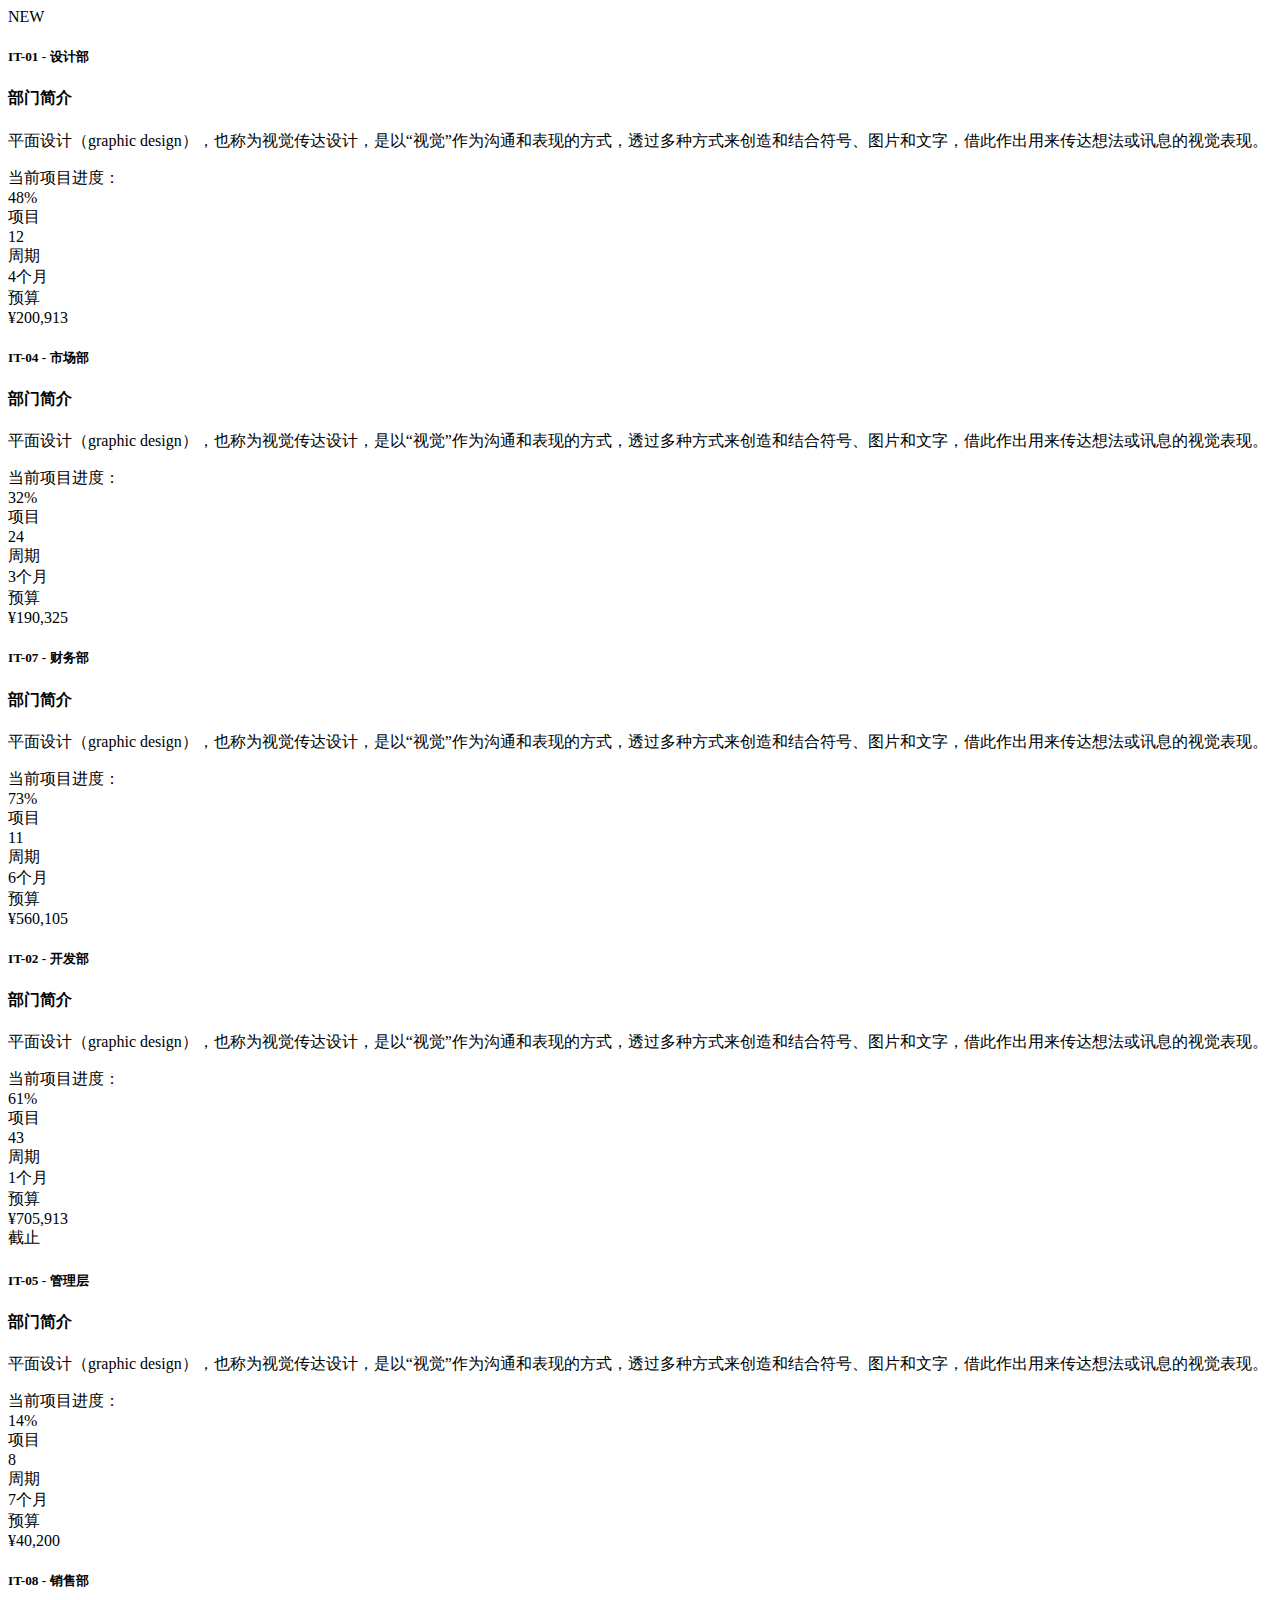
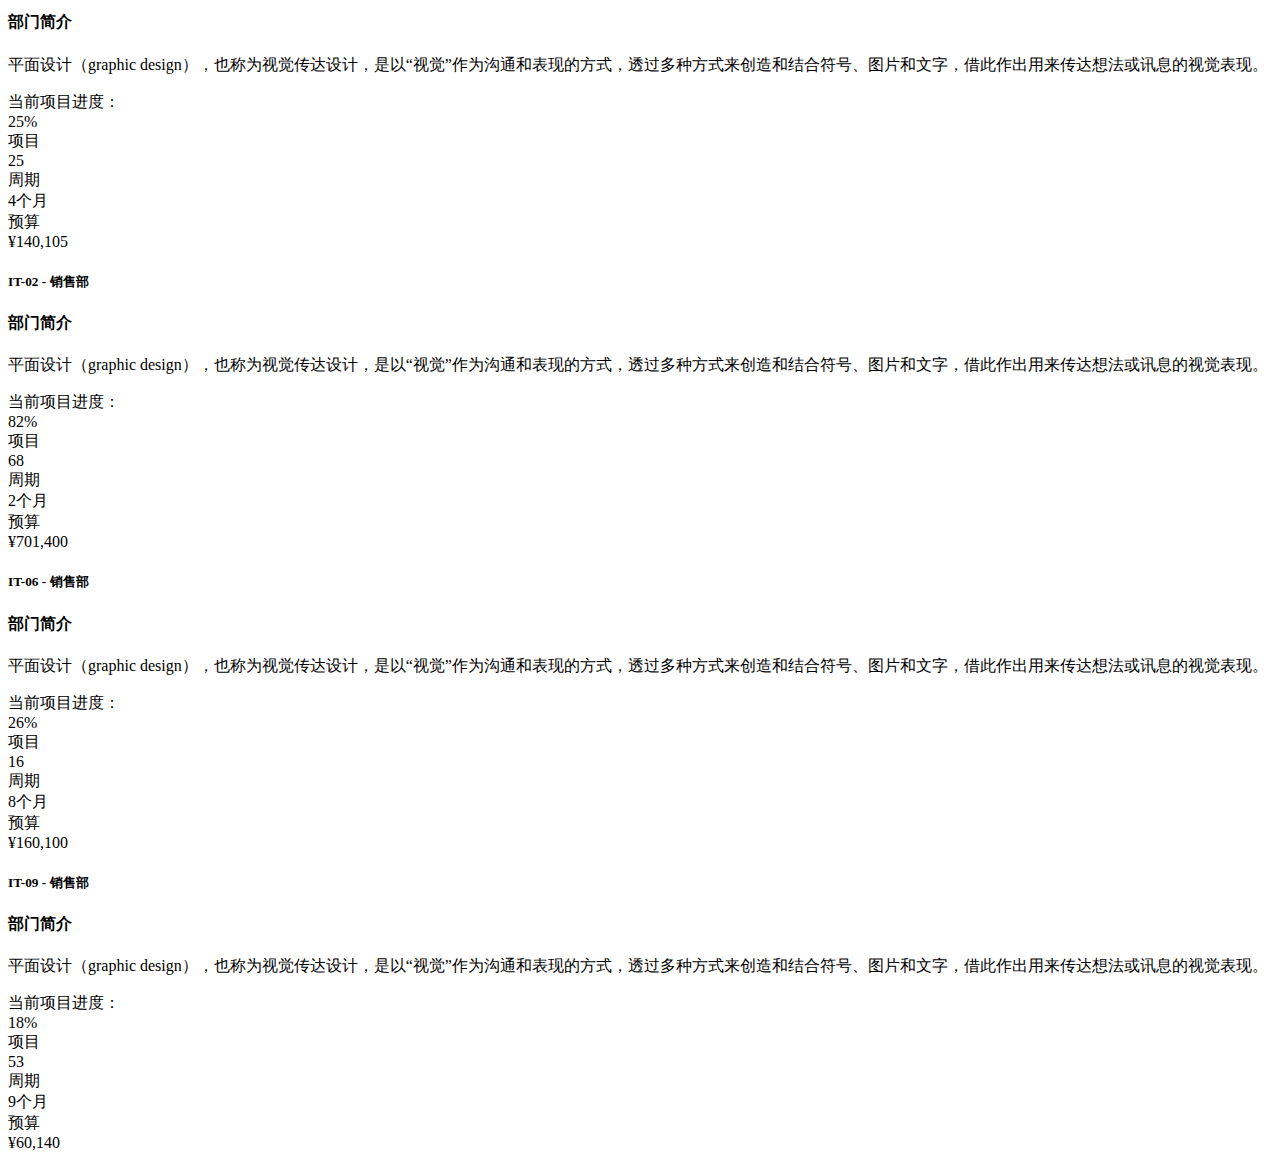
<file: ruoyi-admin/src/main/resources/templates/demo/form/cards.html>
<!DOCTYPE html>
<html lang="zh">
<head>
	<th:block th:include="include :: header('卡片列表')" />
</head>
<body class="gray-bg">
    <div class="wrapper wrapper-content animated fadeInRight">
        <div class="row">
            <div class="col-sm-4">
                <div class="ibox">
                    <div class="ibox-title">
                        <span class="label label-primary pull-right">NEW</span>
                        <h5>IT-01 - 设计部</h5>
                    </div>
                    <div class="ibox-content">
                        <h4>部门简介</h4>
                        <p>
                                                                           平面设计（graphic design），也称为视觉传达设计，是以“视觉”作为沟通和表现的方式，透过多种方式来创造和结合符号、图片和文字，借此作出用来传达想法或讯息的视觉表现。
                        </p>
                        <div>
                            <span>当前项目进度：</span>
                            <div class="stat-percent">48%</div>
                            <div class="progress progress-mini">
                                <div style="width: 48%;" class="progress-bar"></div>
                            </div>
                        </div>
                        <div class="row  m-t-sm">
                            <div class="col-sm-4">
                                <div class="font-bold">项目</div>
                                12
                            </div>
                            <div class="col-sm-4">
                                <div class="font-bold">周期</div>
                                4个月
                            </div>
                            <div class="col-sm-4 text-right">
                                <div class="font-bold">预算</div>
                                &yen;200,913 <i class="fa fa-level-up text-navy"></i>
                            </div>
                        </div>

                    </div>
                </div>
                <div class="ibox">
                    <div class="ibox-title">
                        <h5>IT-04 - 市场部</h5>
                    </div>
                    <div class="ibox-content">
                        <h4>部门简介</h4>
                        <p>
                                                                           平面设计（graphic design），也称为视觉传达设计，是以“视觉”作为沟通和表现的方式，透过多种方式来创造和结合符号、图片和文字，借此作出用来传达想法或讯息的视觉表现。
                        </p>
                        <div>
                            <span>当前项目进度：</span>
                            <div class="stat-percent">32%</div>
                            <div class="progress progress-mini">
                                <div style="width: 32%;" class="progress-bar"></div>
                            </div>
                        </div>
                        <div class="row  m-t-sm">
                            <div class="col-sm-4">
                                <div class="font-bold">项目</div>
                                24
                            </div>
                            <div class="col-sm-4">
                                <div class="font-bold">周期</div>
                                3个月
                            </div>
                            <div class="col-sm-4 text-right">
                                <div class="font-bold">预算</div>
                                &yen;190,325 <i class="fa fa-level-up text-navy"></i>
                            </div>
                        </div>

                    </div>
                </div>
                <div class="ibox">
                    <div class="ibox-title">
                        <h5>IT-07 - 财务部</h5>
                    </div>
                    <div class="ibox-content">
                        <h4>部门简介</h4>
                        <p>
                                                                           平面设计（graphic design），也称为视觉传达设计，是以“视觉”作为沟通和表现的方式，透过多种方式来创造和结合符号、图片和文字，借此作出用来传达想法或讯息的视觉表现。
                        </p>
                        <div>
                            <span>当前项目进度：</span>
                            <div class="stat-percent">73%</div>
                            <div class="progress progress-mini">
                                <div style="width: 73%;" class="progress-bar"></div>
                            </div>
                        </div>
                        <div class="row  m-t-sm">
                            <div class="col-sm-4">
                                <div class="font-bold">项目</div>
                                11
                            </div>
                            <div class="col-sm-4">
                                <div class="font-bold">周期</div>
                                6个月
                            </div>
                            <div class="col-sm-4 text-right">
                                <div class="font-bold">预算</div>
                                &yen;560,105 <i class="fa fa-level-up text-navy"></i>
                            </div>
                        </div>

                    </div>
                </div>
            </div>
            <div class="col-sm-4">
                <div class="ibox">
                    <div class="ibox-title">
                        <h5>IT-02 - 开发部</h5>
                    </div>
                    <div class="ibox-content">
                        <h4>部门简介</h4>
                        <p>
                                                                           平面设计（graphic design），也称为视觉传达设计，是以“视觉”作为沟通和表现的方式，透过多种方式来创造和结合符号、图片和文字，借此作出用来传达想法或讯息的视觉表现。
                        </p>
                        <div>
                            <span>当前项目进度：</span>
                            <div class="stat-percent">61%</div>
                            <div class="progress progress-mini">
                                <div style="width: 61%;" class="progress-bar"></div>
                            </div>
                        </div>
                        <div class="row  m-t-sm">
                            <div class="col-sm-4">
                                <div class="font-bold">项目</div>
                                43
                            </div>
                            <div class="col-sm-4">
                                <div class="font-bold">周期</div>
                                1个月
                            </div>
                            <div class="col-sm-4 text-right">
                                <div class="font-bold">预算</div>
                                &yen;705,913 <i class="fa fa-level-up text-navy"></i>
                            </div>
                        </div>

                    </div>
                </div>
                <div class="ibox">
                    <div class="ibox-title">
                        <span class="label label-warning pull-right">截止</span>
                        <h5>IT-05 - 管理层</h5>
                    </div>
                    <div class="ibox-content">
                        <h4>部门简介</h4>
                        <p>
                                                                           平面设计（graphic design），也称为视觉传达设计，是以“视觉”作为沟通和表现的方式，透过多种方式来创造和结合符号、图片和文字，借此作出用来传达想法或讯息的视觉表现。
                        </p>
                        <div>
                            <span>当前项目进度：</span>
                            <div class="stat-percent">14%</div>
                            <div class="progress progress-mini">
                                <div style="width: 14%;" class="progress-bar"></div>
                            </div>
                        </div>
                        <div class="row  m-t-sm">
                            <div class="col-sm-4">
                                <div class="font-bold">项目</div>
                                8
                            </div>
                            <div class="col-sm-4">
                                <div class="font-bold">周期</div>
                                7个月
                            </div>
                            <div class="col-sm-4 text-right">
                                <div class="font-bold">预算</div>
                                &yen;40,200 <i class="fa fa-level-up text-navy"></i>
                            </div>
                        </div>

                    </div>
                </div>
                <div class="ibox">
                    <div class="ibox-title">
                        <h5>IT-08 - 销售部</h5>
                    </div>
                    <div class="ibox-content">
                        <h4>部门简介</h4>
                        <p>
                                                                           平面设计（graphic design），也称为视觉传达设计，是以“视觉”作为沟通和表现的方式，透过多种方式来创造和结合符号、图片和文字，借此作出用来传达想法或讯息的视觉表现。
                        </p>
                        <div>
                            <span>当前项目进度：</span>
                            <div class="stat-percent">25%</div>
                            <div class="progress progress-mini">
                                <div style="width: 25%;" class="progress-bar"></div>
                            </div>
                        </div>
                        <div class="row  m-t-sm">
                            <div class="col-sm-4">
                                <div class="font-bold">项目</div>
                                25
                            </div>
                            <div class="col-sm-4">
                                <div class="font-bold">周期</div>
                                4个月
                            </div>
                            <div class="col-sm-4 text-right">
                                <div class="font-bold">预算</div>
                                &yen;140,105 <i class="fa fa-level-up text-navy"></i>
                            </div>
                        </div>

                    </div>
                </div>
            </div>
            <div class="col-sm-4">
                <div class="ibox">
                    <div class="ibox-title">

                        <h5>IT-02 - 销售部</h5>
                    </div>
                    <div class="ibox-content">
                        <h4>部门简介</h4>
                        <p>
                                                                           平面设计（graphic design），也称为视觉传达设计，是以“视觉”作为沟通和表现的方式，透过多种方式来创造和结合符号、图片和文字，借此作出用来传达想法或讯息的视觉表现。
                        </p>
                        <div>
                            <span>当前项目进度：</span>
                            <div class="stat-percent">82%</div>
                            <div class="progress progress-mini">
                                <div style="width: 82%;" class="progress-bar"></div>
                            </div>
                        </div>
                        <div class="row  m-t-sm">
                            <div class="col-sm-4">
                                <div class="font-bold">项目</div>
                                68
                            </div>
                            <div class="col-sm-4">
                                <div class="font-bold">周期</div>
                                2个月
                            </div>
                            <div class="col-sm-4 text-right">
                                <div class="font-bold">预算</div>
                                &yen;701,400 <i class="fa fa-level-up text-navy"></i>
                            </div>
                        </div>

                    </div>
                </div>
                <div class="ibox">
                    <div class="ibox-title">
                        <h5>IT-06 - 销售部</h5>
                    </div>
                    <div class="ibox-content">
                        <h4>部门简介</h4>
                        <p>
                                                                           平面设计（graphic design），也称为视觉传达设计，是以“视觉”作为沟通和表现的方式，透过多种方式来创造和结合符号、图片和文字，借此作出用来传达想法或讯息的视觉表现。
                        </p>
                        <div>
                            <span>当前项目进度：</span>
                            <div class="stat-percent">26%</div>
                            <div class="progress progress-mini">
                                <div style="width: 26%;" class="progress-bar"></div>
                            </div>
                        </div>
                        <div class="row  m-t-sm">
                            <div class="col-sm-4">
                                <div class="font-bold">项目</div>
                                16
                            </div>
                            <div class="col-sm-4">
                                <div class="font-bold">周期</div>
                                8个月
                            </div>
                            <div class="col-sm-4 text-right">
                                <div class="font-bold">预算</div>
                                &yen;160,100 <i class="fa fa-level-up text-navy"></i>
                            </div>
                        </div>

                    </div>
                </div>
                <div class="ibox">
                    <div class="ibox-title">
                        <h5>IT-09 - 销售部</h5>
                    </div>
                    <div class="ibox-content">
                        <h4>部门简介</h4>
                        <p>
                                                                           平面设计（graphic design），也称为视觉传达设计，是以“视觉”作为沟通和表现的方式，透过多种方式来创造和结合符号、图片和文字，借此作出用来传达想法或讯息的视觉表现。
                        </p>
                        <div>
                            <span>当前项目进度：</span>
                            <div class="stat-percent">18%</div>
                            <div class="progress progress-mini">
                                <div style="width: 18%;" class="progress-bar"></div>
                            </div>
                        </div>
                        <div class="row  m-t-sm">
                            <div class="col-sm-4">
                                <div class="font-bold">项目</div>
                                53
                            </div>
                            <div class="col-sm-4">
                                <div class="font-bold">周期</div>
                                9个月
                            </div>
                            <div class="col-sm-4 text-right">
                                <div class="font-bold">预算</div>
                                &yen;60,140 <i class="fa fa-level-up text-navy"></i>
                            </div>
                        </div>

                    </div>
                </div>
            </div>
        </div>
    </div>
    <th:block th:include="include :: footer" />
</body>
</html>
</file>
